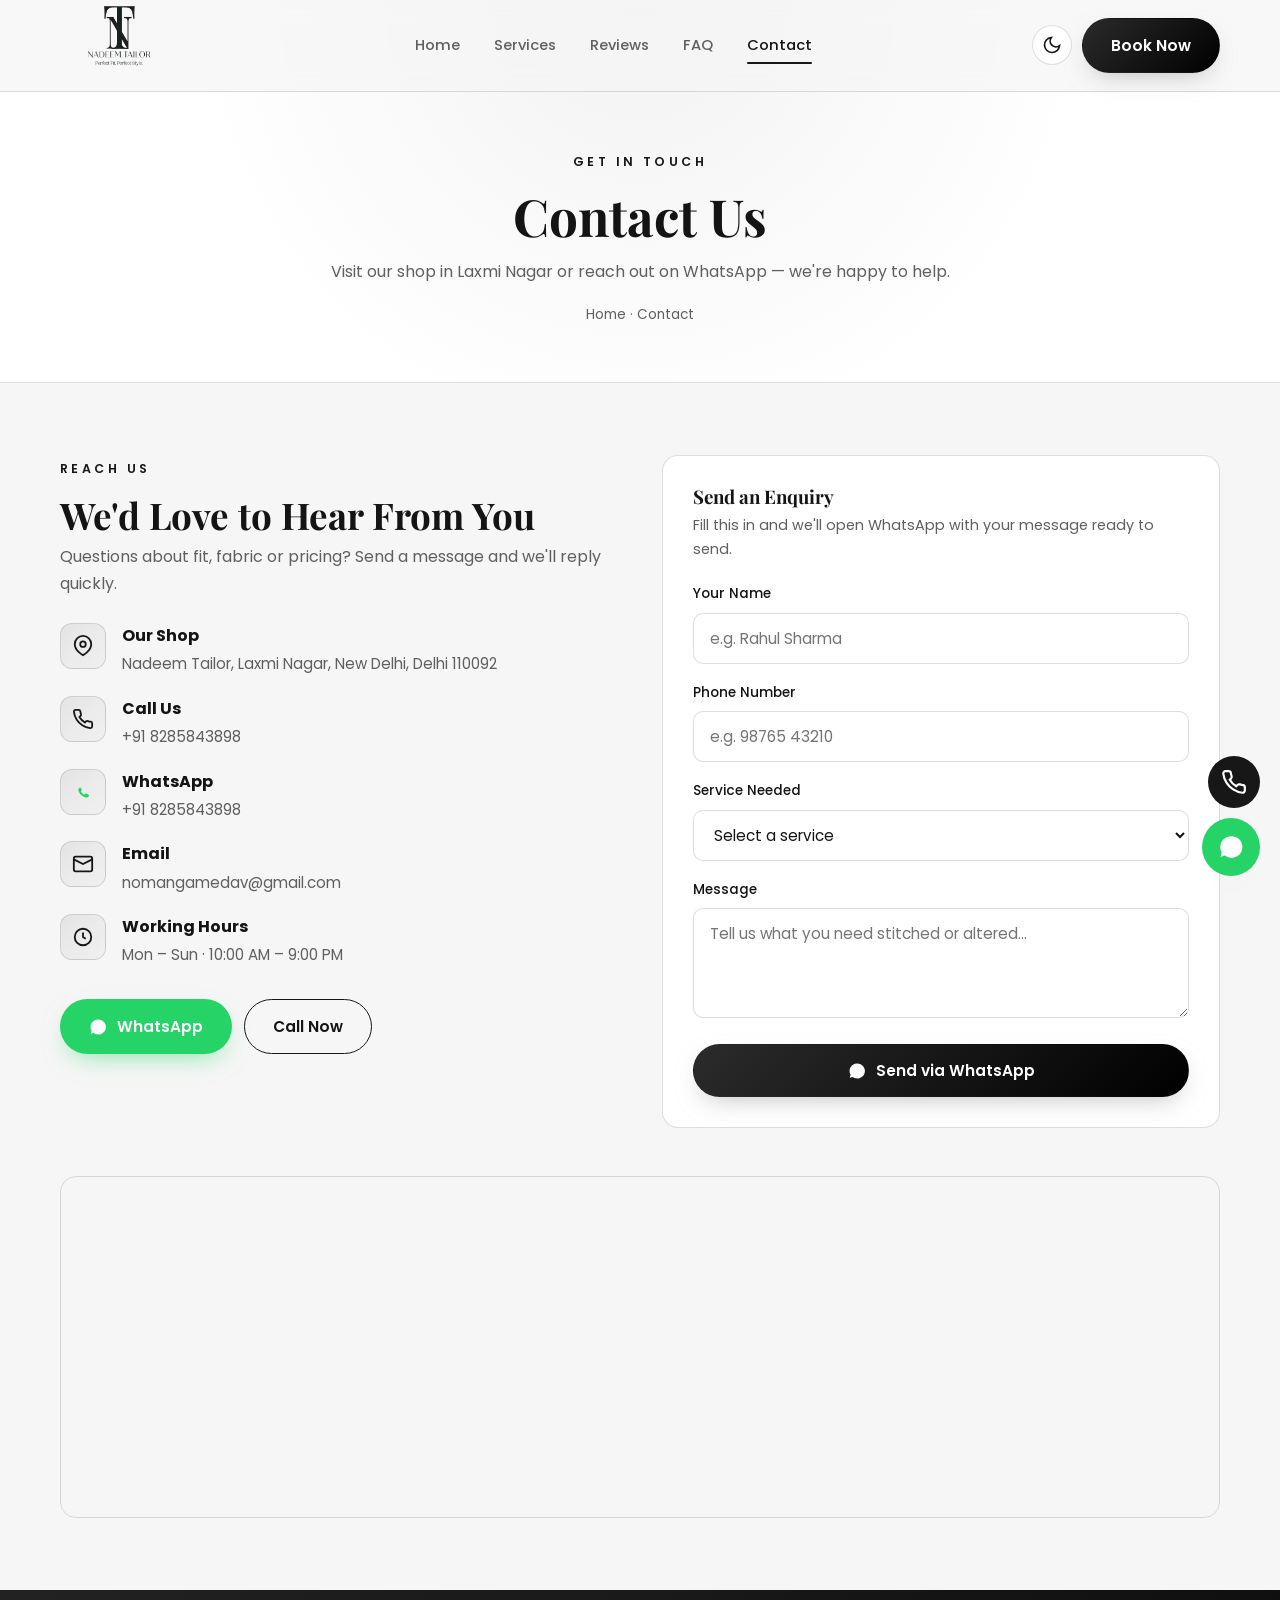
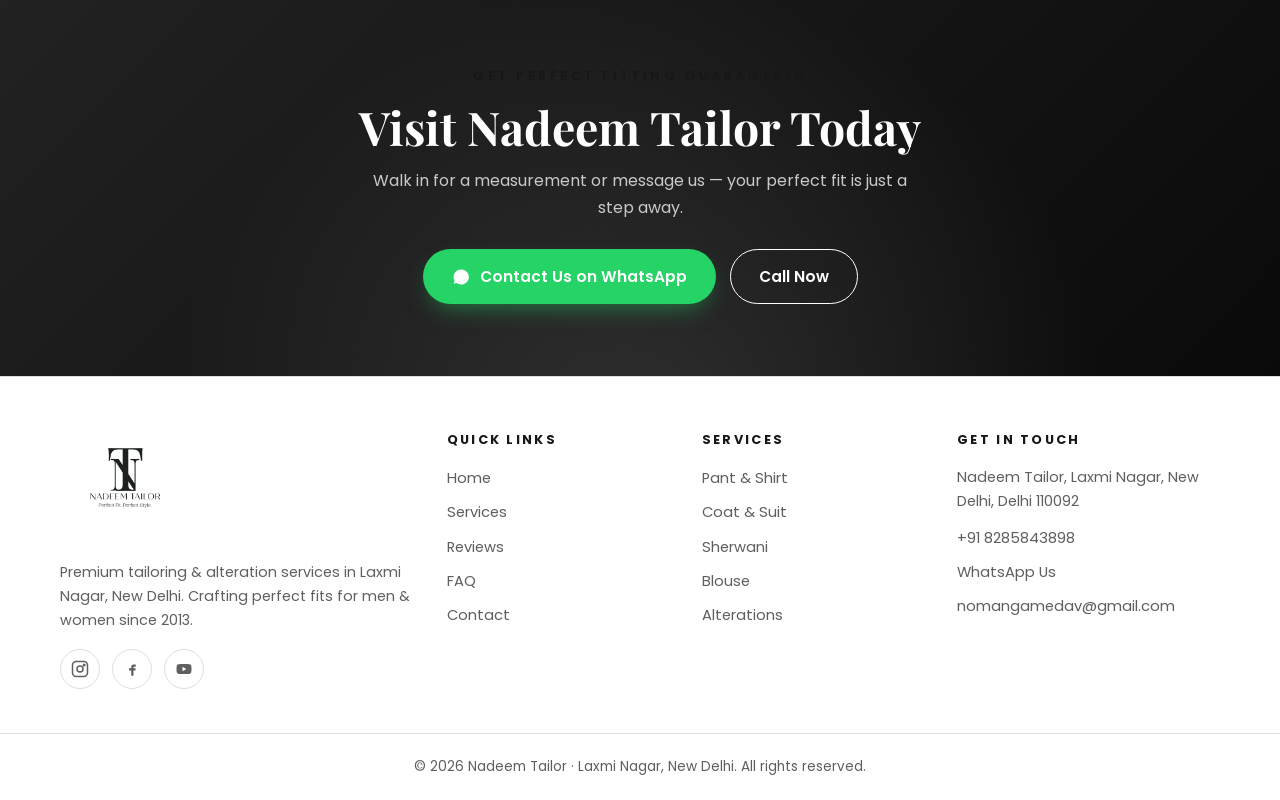
<file: contact.html>
<!DOCTYPE html>
<html lang="en">
<head>
  <meta charset="UTF-8" />
  <meta name="viewport" content="width=device-width, initial-scale=1.0" />
  <title>Contact — Nadeem Tailor | Laxmi Nagar, New Delhi</title>
  <meta name="description" content="Visit or contact Nadeem Tailor in Laxmi Nagar, New Delhi. Call, WhatsApp or send an enquiry. Find us on the map and get perfect fitting today." />
  <meta name="theme-color" content="#0a0a0a" />
  <link rel="canonical" href="contact.html" />
  <link rel="preconnect" href="https://fonts.googleapis.com" />
  <link rel="preconnect" href="https://fonts.gstatic.com" crossorigin />
  <link href="https://fonts.googleapis.com/css2?family=Playfair+Display:ital,wght@0,600;0,700;1,600&family=Poppins:wght@300;400;500;600&display=swap" rel="stylesheet" />
  <link rel="icon" type="image/png" href="logo-black.png" />
  <link rel="icon" type="image/png" href="logo-white.png" media="(prefers-color-scheme: dark)" />
  <link rel="apple-touch-icon" href="logo-black.png" />
  <link rel="stylesheet" href="style.css" />
</head>
<body>
  <header class="header">
    <div class="container nav">
      <a href="index.html" class="brand" aria-label="Nadeem Tailor home"><img class="brand__logo brand__logo--on-light" src="logo-black.png" alt="Nadeem Tailor — Perfect Fit, Perfect Style" /><img class="brand__logo brand__logo--on-dark" src="logo-white.png" alt="Nadeem Tailor — Perfect Fit, Perfect Style" /></a>
      <nav class="nav__links" aria-label="Primary">
        <a href="index.html">Home</a><a href="services.html">Services</a><a href="reviews.html">Reviews</a><a href="faq.html">FAQ</a><a href="contact.html">Contact</a>
      </nav>
      <div class="nav__actions">
        <button class="icon-btn theme-toggle" aria-label="Toggle dark / light theme">
          <svg class="sun" viewBox="0 0 24 24" fill="none" stroke="currentColor" stroke-width="2" stroke-linecap="round"><circle cx="12" cy="12" r="4"/><path d="M12 2v2M12 20v2M4.9 4.9l1.4 1.4M17.7 17.7l1.4 1.4M2 12h2M20 12h2M4.9 19.1l1.4-1.4M17.7 6.3l1.4-1.4"/></svg>
          <svg class="moon" viewBox="0 0 24 24" fill="none" stroke="currentColor" stroke-width="2" stroke-linecap="round"><path d="M21 12.8A9 9 0 1 1 11.2 3a7 7 0 0 0 9.8 9.8z"/></svg>
        </button>
        <a class="btn btn-gold nav__cta" data-whatsapp>Book Now</a>
        <button class="nav__toggle" aria-label="Open menu"><span></span></button>
      </div>
    </div>
  </header>

  <main>
    <section class="page-hero">
      <div class="container">
        <span class="eyebrow">Get in Touch</span>
        <h1>Contact Us</h1>
        <p>Visit our shop in Laxmi Nagar or reach out on WhatsApp — we're happy to help.</p>
        <div class="breadcrumb"><a href="index.html">Home</a> · Contact</div>
      </div>
    </section>

    <section class="section">
      <div class="container contact-grid">
        <!-- LEFT: details -->
        <div class="reveal">
          <span class="eyebrow">Reach Us</span>
          <h2 style="font-size:clamp(1.6rem,4vw,2.3rem);margin-bottom:8px;">We'd Love to Hear From You</h2>
          <p style="color:var(--text-muted);">Questions about fit, fabric or pricing? Send a message and we'll reply quickly.</p>

          <div class="info-list">
            <div class="info-item">
              <div class="info-item__icon"><svg viewBox="0 0 24 24" fill="none" stroke="currentColor" stroke-width="2"><path d="M21 10c0 7-9 12-9 12s-9-5-9-12a9 9 0 0 1 18 0z"/><circle cx="12" cy="10" r="3"/></svg></div>
              <div><strong>Our Shop</strong><span data-address>Laxmi Nagar, New Delhi, Delhi 110092</span></div>
            </div>
            <div class="info-item">
              <div class="info-item__icon"><svg viewBox="0 0 24 24" fill="none" stroke="currentColor" stroke-width="2"><path d="M22 16.9v3a2 2 0 0 1-2.2 2 19.8 19.8 0 0 1-8.6-3.1 19.5 19.5 0 0 1-6-6A19.8 19.8 0 0 1 2.1 4.2 2 2 0 0 1 4.1 2h3a2 2 0 0 1 2 1.7c.1 1 .4 2 .7 2.9a2 2 0 0 1-.5 2.1L8.1 9.9a16 16 0 0 0 6 6l1.2-1.2a2 2 0 0 1 2.1-.5c.9.3 1.9.6 2.9.7a2 2 0 0 1 1.7 2z"/></svg></div>
              <div><strong>Call Us</strong><a data-call data-phone-text>+91 98765 43210</a></div>
            </div>
            <div class="info-item">
              <div class="info-item__icon" style="color:var(--whatsapp);"><svg viewBox="0 0 24 24" fill="currentColor"><path d="M17.5 14.4c-.3-.2-1.7-.8-2-.9-.3-.1-.5-.2-.6.2-.2.3-.7.9-.8 1-.2.2-.3.2-.6.1-1.5-.8-2.5-1.4-3.6-3.2-.3-.5.3-.4.7-1.4.1-.2 0-.3 0-.5s-.6-1.5-.9-2c-.2-.5-.4-.4-.6-.4h-.5c-.2 0-.5.1-.7.3-.3.3-1 .9-1 2.3s1 2.7 1.2 2.9c.1.2 2 3.1 5 4.3 2.8 1.2 2.8.8 3.3.8.5-.1 1.7-.7 1.9-1.3.2-.7.2-1.2.2-1.3-.1-.2-.3-.3-.6-.4z"/></svg></div>
              <div><strong>WhatsApp</strong><a data-whatsapp data-phone-text>+91 98765 43210</a></div>
            </div>
            <div class="info-item">
              <div class="info-item__icon"><svg viewBox="0 0 24 24" fill="none" stroke="currentColor" stroke-width="2"><rect x="2" y="4" width="20" height="16" rx="2"/><path d="m22 7-10 5L2 7"/></svg></div>
              <div><strong>Email</strong><a data-email data-email-text>info@nadeemtailor.com</a></div>
            </div>
            <div class="info-item">
              <div class="info-item__icon"><svg viewBox="0 0 24 24" fill="none" stroke="currentColor" stroke-width="2"><circle cx="12" cy="12" r="9"/><path d="M12 7v5l3 2"/></svg></div>
              <div><strong>Working Hours</strong><span>Mon – Sun · 10:00 AM – 9:00 PM</span></div>
            </div>
          </div>

          <div style="display:flex;gap:12px;flex-wrap:wrap;">
            <a class="btn btn-whatsapp" data-whatsapp><svg viewBox="0 0 24 24" fill="currentColor"><path d="M17.5 14.4c-.3-.2-1.7-.8-2-.9-.3-.1-.5-.2-.6.2-.2.3-.7.9-.8 1-.2.2-.3.2-.6.1-1.5-.8-2.5-1.4-3.6-3.2-.3-.5.3-.4.7-1.4.1-.2 0-.3 0-.5s-.6-1.5-.9-2c-.2-.5-.4-.4-.6-.4h-.5c-.2 0-.5.1-.7.3-.3.3-1 .9-1 2.3s1 2.7 1.2 2.9c.1.2 2 3.1 5 4.3.7.3 1.2.5 1.7.6.7.2 1.3.2 1.8.1.6-.1 1.7-.7 1.9-1.3.2-.7.2-1.2.2-1.3-.1-.2-.3-.3-.6-.4zM12 2a10 10 0 0 0-8.6 15l-1.1 4 4.1-1.1A10 10 0 1 0 12 2z"/></svg>WhatsApp</a>
            <a class="btn btn-outline" data-call>Call Now</a>
          </div>
        </div>

        <!-- RIGHT: form -->
        <div class="reveal">
          <form class="form" id="contactForm">
            <h3>Send an Enquiry</h3>
            <p>Fill this in and we'll open WhatsApp with your message ready to send.</p>
            <div class="field">
              <label for="name">Your Name</label>
              <input type="text" id="name" name="name" placeholder="e.g. Rahul Sharma" required />
            </div>
            <div class="field">
              <label for="phone">Phone Number</label>
              <input type="tel" id="phone" name="phone" placeholder="e.g. 98765 43210" required />
            </div>
            <div class="field">
              <label for="service">Service Needed</label>
              <select id="service" name="service" required>
                <option value="" disabled selected>Select a service</option>
                <option>Pant Stitching</option>
                <option>Shirt Stitching</option>
                <option>Coat &amp; Suit Stitching</option>
                <option>Sherwani Stitching</option>
                <option>Kurta Pajama</option>
                <option>Blouse Stitching</option>
                <option>Alteration Services</option>
                <option>Custom Tailoring</option>
                <option>Other</option>
              </select>
            </div>
            <div class="field">
              <label for="message">Message</label>
              <textarea id="message" name="message" placeholder="Tell us what you need stitched or altered…"></textarea>
            </div>
            <button type="submit" class="btn btn-gold btn-block">
              <svg viewBox="0 0 24 24" fill="currentColor"><path d="M17.5 14.4c-.3-.2-1.7-.8-2-.9-.3-.1-.5-.2-.6.2-.2.3-.7.9-.8 1-.2.2-.3.2-.6.1-1.5-.8-2.5-1.4-3.6-3.2-.3-.5.3-.4.7-1.4.1-.2 0-.3 0-.5s-.6-1.5-.9-2c-.2-.5-.4-.4-.6-.4h-.5c-.2 0-.5.1-.7.3-.3.3-1 .9-1 2.3s1 2.7 1.2 2.9c.1.2 2 3.1 5 4.3.7.3 1.2.5 1.7.6.7.2 1.3.2 1.8.1.6-.1 1.7-.7 1.9-1.3.2-.7.2-1.2.2-1.3-.1-.2-.3-.3-.6-.4zM12 2a10 10 0 0 0-8.6 15l-1.1 4 4.1-1.1A10 10 0 1 0 12 2z"/></svg>
              Send via WhatsApp
            </button>
          </form>
        </div>
      </div>

      <!-- MAP -->
      <div class="container" style="margin-top:48px;">
        <div class="map-embed reveal">
          <iframe data-map title="Nadeem Tailor location" loading="lazy" referrerpolicy="no-referrer-when-downgrade" allowfullscreen></iframe>
        </div>
      </div>
    </section>

    <section class="cta-band">
      <div class="container">
        <span class="eyebrow">Get Perfect Fitting Guaranteed</span>
        <h2>Visit Nadeem Tailor Today</h2>
        <p>Walk in for a measurement or message us — your perfect fit is just a step away.</p>
        <div class="cta-band__btns">
          <a class="btn btn-whatsapp" data-whatsapp><svg viewBox="0 0 24 24" fill="currentColor"><path d="M17.5 14.4c-.3-.2-1.7-.8-2-.9-.3-.1-.5-.2-.6.2-.2.3-.7.9-.8 1-.2.2-.3.2-.6.1-1.5-.8-2.5-1.4-3.6-3.2-.3-.5.3-.4.7-1.4.1-.2 0-.3 0-.5s-.6-1.5-.9-2c-.2-.5-.4-.4-.6-.4h-.5c-.2 0-.5.1-.7.3-.3.3-1 .9-1 2.3s1 2.7 1.2 2.9c.1.2 2 3.1 5 4.3.7.3 1.2.5 1.7.6.7.2 1.3.2 1.8.1.6-.1 1.7-.7 1.9-1.3.2-.7.2-1.2.2-1.3-.1-.2-.3-.3-.6-.4zM12 2a10 10 0 0 0-8.6 15l-1.1 4 4.1-1.1A10 10 0 1 0 12 2z"/></svg>Contact Us on WhatsApp</a>
          <a class="btn btn-outline" data-call style="color:#fff;border-color:#fff;">Call Now</a>
        </div>
      </div>
    </section>
  </main>

  <footer class="footer">
    <div class="container footer__grid">
      <div>
        <a href="index.html" class="brand"><img class="brand__logo brand__logo--on-light" src="logo-black.png" alt="Nadeem Tailor — Perfect Fit, Perfect Style" /><img class="brand__logo brand__logo--on-dark" src="logo-white.png" alt="Nadeem Tailor — Perfect Fit, Perfect Style" /></a>
        <p>Premium tailoring &amp; alteration services in Laxmi Nagar, New Delhi. Crafting perfect fits for men &amp; women since 2013.</p>
        <div class="socials">
          <a data-social="instagram" aria-label="Instagram"><svg viewBox="0 0 24 24" fill="none" stroke="currentColor" stroke-width="2"><rect x="2" y="2" width="20" height="20" rx="5"/><circle cx="12" cy="12" r="4"/><circle cx="17.5" cy="6.5" r="1" fill="currentColor"/></svg></a>
          <a data-social="facebook" aria-label="Facebook"><svg viewBox="0 0 24 24" fill="currentColor"><path d="M14 9h3V6h-3c-2 0-3 1.3-3 3v2H8v3h3v7h3v-7h2.5l.5-3H14V9z"/></svg></a>
          <a data-social="youtube" aria-label="YouTube"><svg viewBox="0 0 24 24" fill="currentColor"><path d="M22 12s0-3-.4-4.4a2.5 2.5 0 0 0-1.8-1.8C18.4 5.4 12 5.4 12 5.4s-6.4 0-7.8.4A2.5 2.5 0 0 0 2.4 7.6C2 9 2 12 2 12s0 3 .4 4.4a2.5 2.5 0 0 0 1.8 1.8c1.4.4 7.8.4 7.8.4s6.4 0 7.8-.4a2.5 2.5 0 0 0 1.8-1.8C22 15 22 12 22 12zM10 15V9l5 3z"/></svg></a>
        </div>
      </div>
      <div><h4>Quick Links</h4><div class="footer__links"><a href="index.html">Home</a><a href="services.html">Services</a><a href="reviews.html">Reviews</a><a href="faq.html">FAQ</a><a href="contact.html">Contact</a></div></div>
      <div><h4>Services</h4><div class="footer__links"><a href="services.html">Pant &amp; Shirt</a><a href="services.html">Coat &amp; Suit</a><a href="services.html">Sherwani</a><a href="services.html">Blouse</a><a href="services.html">Alterations</a></div></div>
      <div><h4>Get in Touch</h4><p style="margin-bottom:12px;" data-address>Laxmi Nagar, New Delhi</p><div class="footer__links"><a data-call data-phone-text>+91 98765 43210</a><a data-whatsapp>WhatsApp Us</a><a data-email data-email-text>info@nadeemtailor.com</a></div></div>
    </div>
    <div class="footer__bottom"><div class="container">© <span data-year>2026</span> Nadeem Tailor · Laxmi Nagar, New Delhi. All rights reserved.</div></div>
  </footer>

  <a class="fab fab-whatsapp" data-whatsapp aria-label="Chat on WhatsApp"><svg viewBox="0 0 24 24" fill="currentColor"><path d="M17.5 14.4c-.3-.2-1.7-.8-2-.9-.3-.1-.5-.2-.6.2-.2.3-.7.9-.8 1-.2.2-.3.2-.6.1-1.5-.8-2.5-1.4-3.6-3.2-.3-.5.3-.4.7-1.4.1-.2 0-.3 0-.5s-.6-1.5-.9-2c-.2-.5-.4-.4-.6-.4h-.5c-.2 0-.5.1-.7.3-.3.3-1 .9-1 2.3s1 2.7 1.2 2.9c.1.2 2 3.1 5 4.3.7.3 1.2.5 1.7.6.7.2 1.3.2 1.8.1.6-.1 1.7-.7 1.9-1.3.2-.7.2-1.2.2-1.3-.1-.2-.3-.3-.6-.4zM12 2a10 10 0 0 0-8.6 15l-1.1 4 4.1-1.1A10 10 0 1 0 12 2z"/></svg></a>
  <a class="fab fab-call" data-call aria-label="Call Nadeem Tailor"><svg viewBox="0 0 24 24" fill="none" stroke="currentColor" stroke-width="2"><path d="M22 16.9v3a2 2 0 0 1-2.2 2 19.8 19.8 0 0 1-8.6-3.1 19.5 19.5 0 0 1-6-6A19.8 19.8 0 0 1 2.1 4.2 2 2 0 0 1 4.1 2h3a2 2 0 0 1 2 1.7c.1 1 .4 2 .7 2.9a2 2 0 0 1-.5 2.1L8.1 9.9a16 16 0 0 0 6 6l1.2-1.2a2 2 0 0 1 2.1-.5c.9.3 1.9.6 2.9.7a2 2 0 0 1 1.7 2z"/></svg></a>
  <button class="fab fab-top" onclick="window.scrollTo({top:0,behavior:'smooth'})" aria-label="Back to top"><svg viewBox="0 0 24 24" fill="none" stroke="currentColor" stroke-width="2"><path d="M12 19V5M5 12l7-7 7 7"/></svg></button>

  <script src="main.js"></script>
</body>
</html>
</file>
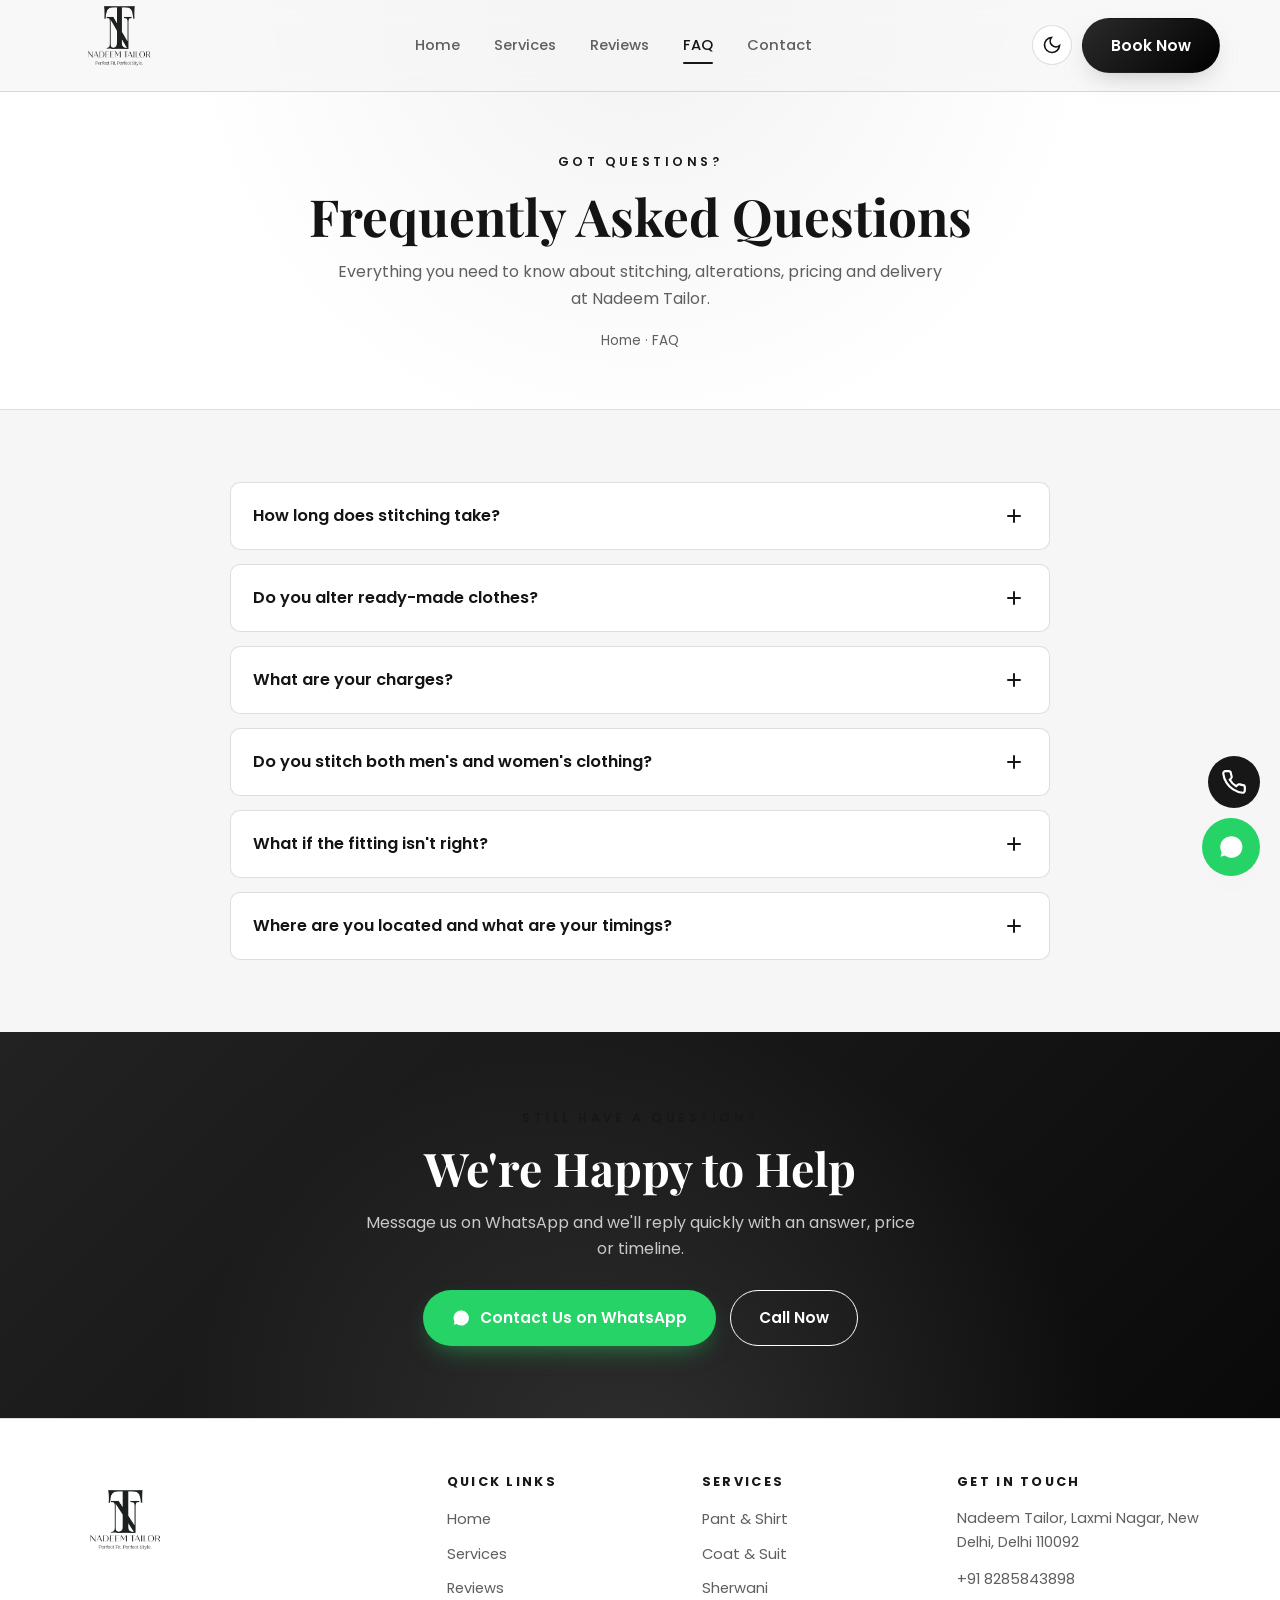
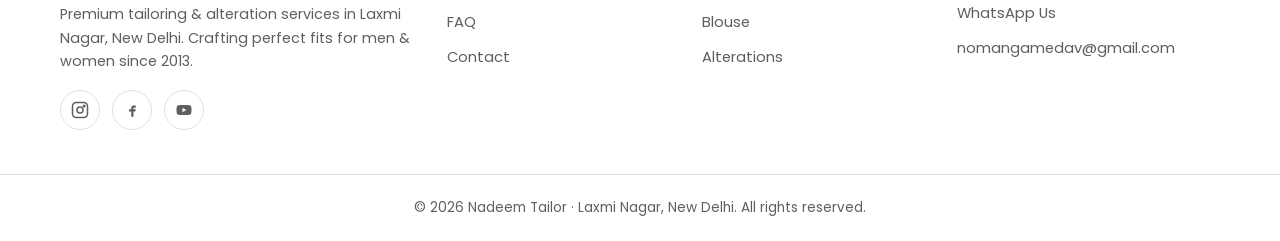
<file: faq.html>
<!DOCTYPE html>
<html lang="en">
<head>
  <meta charset="UTF-8" />
  <meta name="viewport" content="width=device-width, initial-scale=1.0" />
  <title>FAQ — Nadeem Tailor | Common Questions Answered</title>
  <meta name="description" content="Frequently asked questions about Nadeem Tailor — stitching time, pricing, alterations, home pickup, fittings and more. Laxmi Nagar, New Delhi." />
  <meta name="theme-color" content="#0a0a0a" />
  <link rel="canonical" href="faq.html" />
  <link rel="preconnect" href="https://fonts.googleapis.com" />
  <link rel="preconnect" href="https://fonts.gstatic.com" crossorigin />
  <link href="https://fonts.googleapis.com/css2?family=Playfair+Display:ital,wght@0,600;0,700;1,600&family=Poppins:wght@300;400;500;600&display=swap" rel="stylesheet" />
  <link rel="icon" type="image/png" href="logo-black.png" />
  <link rel="icon" type="image/png" href="logo-white.png" media="(prefers-color-scheme: dark)" />
  <link rel="apple-touch-icon" href="logo-black.png" />
  <link rel="stylesheet" href="style.css" />

  <!-- FAQ structured data (SEO) -->
  <script type="application/ld+json">
  {
    "@context": "https://schema.org",
    "@type": "FAQPage",
    "mainEntity": [
      { "@type": "Question", "name": "How long does stitching take?", "acceptedAnswer": { "@type": "Answer", "text": "Most garments are ready in 3–7 days depending on the work. Alterations are often same-day or next-day. Tell us your date and we'll do our best to meet it." } },
      { "@type": "Question", "name": "Do you do alterations for ready-made clothes?", "acceptedAnswer": { "@type": "Answer", "text": "Yes. Fitting, length, taper and repairs for jeans, formal pants, shirts and more. See our rate list for common alteration prices." } },
      { "@type": "Question", "name": "What are your charges?", "acceptedAnswer": { "@type": "Answer", "text": "Alterations start from ₹40. Stitching prices depend on the garment, fabric and design. Message us on WhatsApp for a quick quote." } }
    ]
  }
  </script>
</head>
<body>
  <header class="header">
    <div class="container nav">
      <a href="index.html" class="brand" aria-label="Nadeem Tailor home"><img class="brand__logo brand__logo--on-light" src="logo-black.png" alt="Nadeem Tailor — Perfect Fit, Perfect Style" /><img class="brand__logo brand__logo--on-dark" src="logo-white.png" alt="Nadeem Tailor — Perfect Fit, Perfect Style" /></a>
      <nav class="nav__links" aria-label="Primary">
        <a href="index.html">Home</a><a href="services.html">Services</a><a href="reviews.html">Reviews</a><a href="faq.html">FAQ</a><a href="contact.html">Contact</a>
      </nav>
      <div class="nav__actions">
        <button class="icon-btn theme-toggle" aria-label="Toggle dark / light theme">
          <svg class="sun" viewBox="0 0 24 24" fill="none" stroke="currentColor" stroke-width="2" stroke-linecap="round"><circle cx="12" cy="12" r="4"/><path d="M12 2v2M12 20v2M4.9 4.9l1.4 1.4M17.7 17.7l1.4 1.4M2 12h2M20 12h2M4.9 19.1l1.4-1.4M17.7 6.3l1.4-1.4"/></svg>
          <svg class="moon" viewBox="0 0 24 24" fill="none" stroke="currentColor" stroke-width="2" stroke-linecap="round"><path d="M21 12.8A9 9 0 1 1 11.2 3a7 7 0 0 0 9.8 9.8z"/></svg>
        </button>
        <a class="btn btn-gold nav__cta" data-whatsapp>Book Now</a>
        <button class="nav__toggle" aria-label="Open menu"><span></span></button>
      </div>
    </div>
  </header>

  <main>
    <section class="page-hero">
      <div class="container">
        <span class="eyebrow">Got Questions?</span>
        <h1>Frequently Asked Questions</h1>
        <p>Everything you need to know about stitching, alterations, pricing and delivery at Nadeem Tailor.</p>
        <div class="breadcrumb"><a href="index.html">Home</a> · FAQ</div>
      </div>
    </section>

    <section class="section">
      <div class="container">
        <div class="faq-list">
          <div class="faq-item">
            <button class="faq-q" aria-expanded="false"><span>How long does stitching take?</span><span class="faq-q__icon"></span></button>
            <div class="faq-a"><p>Most garments are ready in <strong>3–7 days</strong> depending on the work and season. Alterations are usually <strong>same-day or next-day</strong>. Have an event coming up? Tell us the date and we'll do our best to deliver on time.</p></div>
          </div>
          <div class="faq-item">
            <button class="faq-q" aria-expanded="false"><span>Do you alter ready-made clothes?</span><span class="faq-q__icon"></span></button>
            <div class="faq-a"><p>Yes — we handle <strong>fitting, length, tapering and repairs</strong> for jeans, formal pants, shirts and more. Check our <a href="services.html">rate list</a> for common alteration prices.</p></div>
          </div>
          <div class="faq-item">
            <button class="faq-q" aria-expanded="false"><span>What are your charges?</span><span class="faq-q__icon"></span></button>
            <div class="faq-a"><p>Alterations start from <strong>₹40</strong> (see the full rate list on the <a href="services.html">Services page</a>). Stitching prices depend on the garment, fabric and design — <a data-whatsapp>message us on WhatsApp</a> for a quick, honest quote.</p></div>
          </div>
          <div class="faq-item">
            <button class="faq-q" aria-expanded="false"><span>Do you stitch both men's and women's clothing?</span><span class="faq-q__icon"></span></button>
            <div class="faq-a"><p>Absolutely. We stitch for the whole family — shirts, pants, suits, sherwani, kurta pajama and blouses. Formal, ethnic, casual and wedding wear.</p></div>
          </div>
          <div class="faq-item">
            <button class="faq-q" aria-expanded="false"><span>What if the fitting isn't right?</span><span class="faq-q__icon"></span></button>
            <div class="faq-a"><p>Your satisfaction comes first. If the fit needs adjusting, we'll <strong>alter it free of charge</strong> until it feels just right on you.</p></div>
          </div>
          <div class="faq-item">
            <button class="faq-q" aria-expanded="false"><span>Where are you located and what are your timings?</span><span class="faq-q__icon"></span></button>
            <div class="faq-a"><p>We're in <span data-address>Laxmi Nagar, New Delhi</span>, open <strong>Mon–Sun, 10:00 AM – 9:00 PM</strong>. Find us on the map on our <a href="contact.html">Contact page</a>.</p></div>
          </div>
        </div>
      </div>
    </section>

    <section class="cta-band">
      <div class="container">
        <span class="eyebrow">Still Have a Question?</span>
        <h2>We're Happy to Help</h2>
        <p>Message us on WhatsApp and we'll reply quickly with an answer, price or timeline.</p>
        <div class="cta-band__btns">
          <a class="btn btn-whatsapp" data-whatsapp><svg viewBox="0 0 24 24" fill="currentColor"><path d="M17.5 14.4c-.3-.2-1.7-.8-2-.9-.3-.1-.5-.2-.6.2-.2.3-.7.9-.8 1-.2.2-.3.2-.6.1-1.5-.8-2.5-1.4-3.6-3.2-.3-.5.3-.4.7-1.4.1-.2 0-.3 0-.5s-.6-1.5-.9-2c-.2-.5-.4-.4-.6-.4h-.5c-.2 0-.5.1-.7.3-.3.3-1 .9-1 2.3s1 2.7 1.2 2.9c.1.2 2 3.1 5 4.3.7.3 1.2.5 1.7.6.7.2 1.3.2 1.8.1.6-.1 1.7-.7 1.9-1.3.2-.7.2-1.2.2-1.3-.1-.2-.3-.3-.6-.4zM12 2a10 10 0 0 0-8.6 15l-1.1 4 4.1-1.1A10 10 0 1 0 12 2z"/></svg>Contact Us on WhatsApp</a>
          <a class="btn btn-outline" data-call style="color:#fff;border-color:#fff;">Call Now</a>
        </div>
      </div>
    </section>
  </main>

  <footer class="footer">
    <div class="container footer__grid">
      <div>
        <a href="index.html" class="brand"><img class="brand__logo brand__logo--on-light" src="logo-black.png" alt="Nadeem Tailor — Perfect Fit, Perfect Style" /><img class="brand__logo brand__logo--on-dark" src="logo-white.png" alt="Nadeem Tailor — Perfect Fit, Perfect Style" /></a>
        <p>Premium tailoring &amp; alteration services in Laxmi Nagar, New Delhi. Crafting perfect fits for men &amp; women since 2013.</p>
        <div class="socials">
          <a data-social="instagram" aria-label="Instagram"><svg viewBox="0 0 24 24" fill="none" stroke="currentColor" stroke-width="2"><rect x="2" y="2" width="20" height="20" rx="5"/><circle cx="12" cy="12" r="4"/><circle cx="17.5" cy="6.5" r="1" fill="currentColor"/></svg></a>
          <a data-social="facebook" aria-label="Facebook"><svg viewBox="0 0 24 24" fill="currentColor"><path d="M14 9h3V6h-3c-2 0-3 1.3-3 3v2H8v3h3v7h3v-7h2.5l.5-3H14V9z"/></svg></a>
          <a data-social="youtube" aria-label="YouTube"><svg viewBox="0 0 24 24" fill="currentColor"><path d="M22 12s0-3-.4-4.4a2.5 2.5 0 0 0-1.8-1.8C18.4 5.4 12 5.4 12 5.4s-6.4 0-7.8.4A2.5 2.5 0 0 0 2.4 7.6C2 9 2 12 2 12s0 3 .4 4.4a2.5 2.5 0 0 0 1.8 1.8c1.4.4 7.8.4 7.8.4s6.4 0 7.8-.4a2.5 2.5 0 0 0 1.8-1.8C22 15 22 12 22 12zM10 15V9l5 3z"/></svg></a>
        </div>
      </div>
      <div><h4>Quick Links</h4><div class="footer__links"><a href="index.html">Home</a><a href="services.html">Services</a><a href="reviews.html">Reviews</a><a href="faq.html">FAQ</a><a href="contact.html">Contact</a></div></div>
      <div><h4>Services</h4><div class="footer__links"><a href="services.html">Pant &amp; Shirt</a><a href="services.html">Coat &amp; Suit</a><a href="services.html">Sherwani</a><a href="services.html">Blouse</a><a href="services.html">Alterations</a></div></div>
      <div><h4>Get in Touch</h4><p style="margin-bottom:12px;" data-address>Laxmi Nagar, New Delhi</p><div class="footer__links"><a data-call data-phone-text>+91 8285843898</a><a data-whatsapp>WhatsApp Us</a><a data-email data-email-text>info@nadeemtailor.com</a></div></div>
    </div>
    <div class="footer__bottom"><div class="container">© <span data-year>2026</span> Nadeem Tailor · Laxmi Nagar, New Delhi. All rights reserved.</div></div>
  </footer>

  <a class="fab fab-whatsapp" data-whatsapp aria-label="Chat on WhatsApp"><svg viewBox="0 0 24 24" fill="currentColor"><path d="M17.5 14.4c-.3-.2-1.7-.8-2-.9-.3-.1-.5-.2-.6.2-.2.3-.7.9-.8 1-.2.2-.3.2-.6.1-1.5-.8-2.5-1.4-3.6-3.2-.3-.5.3-.4.7-1.4.1-.2 0-.3 0-.5s-.6-1.5-.9-2c-.2-.5-.4-.4-.6-.4h-.5c-.2 0-.5.1-.7.3-.3.3-1 .9-1 2.3s1 2.7 1.2 2.9c.1.2 2 3.1 5 4.3.7.3 1.2.5 1.7.6.7.2 1.3.2 1.8.1.6-.1 1.7-.7 1.9-1.3.2-.7.2-1.2.2-1.3-.1-.2-.3-.3-.6-.4zM12 2a10 10 0 0 0-8.6 15l-1.1 4 4.1-1.1A10 10 0 1 0 12 2z"/></svg></a>
  <a class="fab fab-call" data-call aria-label="Call Nadeem Tailor"><svg viewBox="0 0 24 24" fill="none" stroke="currentColor" stroke-width="2"><path d="M22 16.9v3a2 2 0 0 1-2.2 2 19.8 19.8 0 0 1-8.6-3.1 19.5 19.5 0 0 1-6-6A19.8 19.8 0 0 1 2.1 4.2 2 2 0 0 1 4.1 2h3a2 2 0 0 1 2 1.7c.1 1 .4 2 .7 2.9a2 2 0 0 1-.5 2.1L8.1 9.9a16 16 0 0 0 6 6l1.2-1.2a2 2 0 0 1 2.1-.5c.9.3 1.9.6 2.9.7a2 2 0 0 1 1.7 2z"/></svg></a>
  <button class="fab fab-top" onclick="window.scrollTo({top:0,behavior:'smooth'})" aria-label="Back to top"><svg viewBox="0 0 24 24" fill="none" stroke="currentColor" stroke-width="2"><path d="M12 19V5M5 12l7-7 7 7"/></svg></button>

  <script src="main.js"></script>
</body>
</html>
</file>
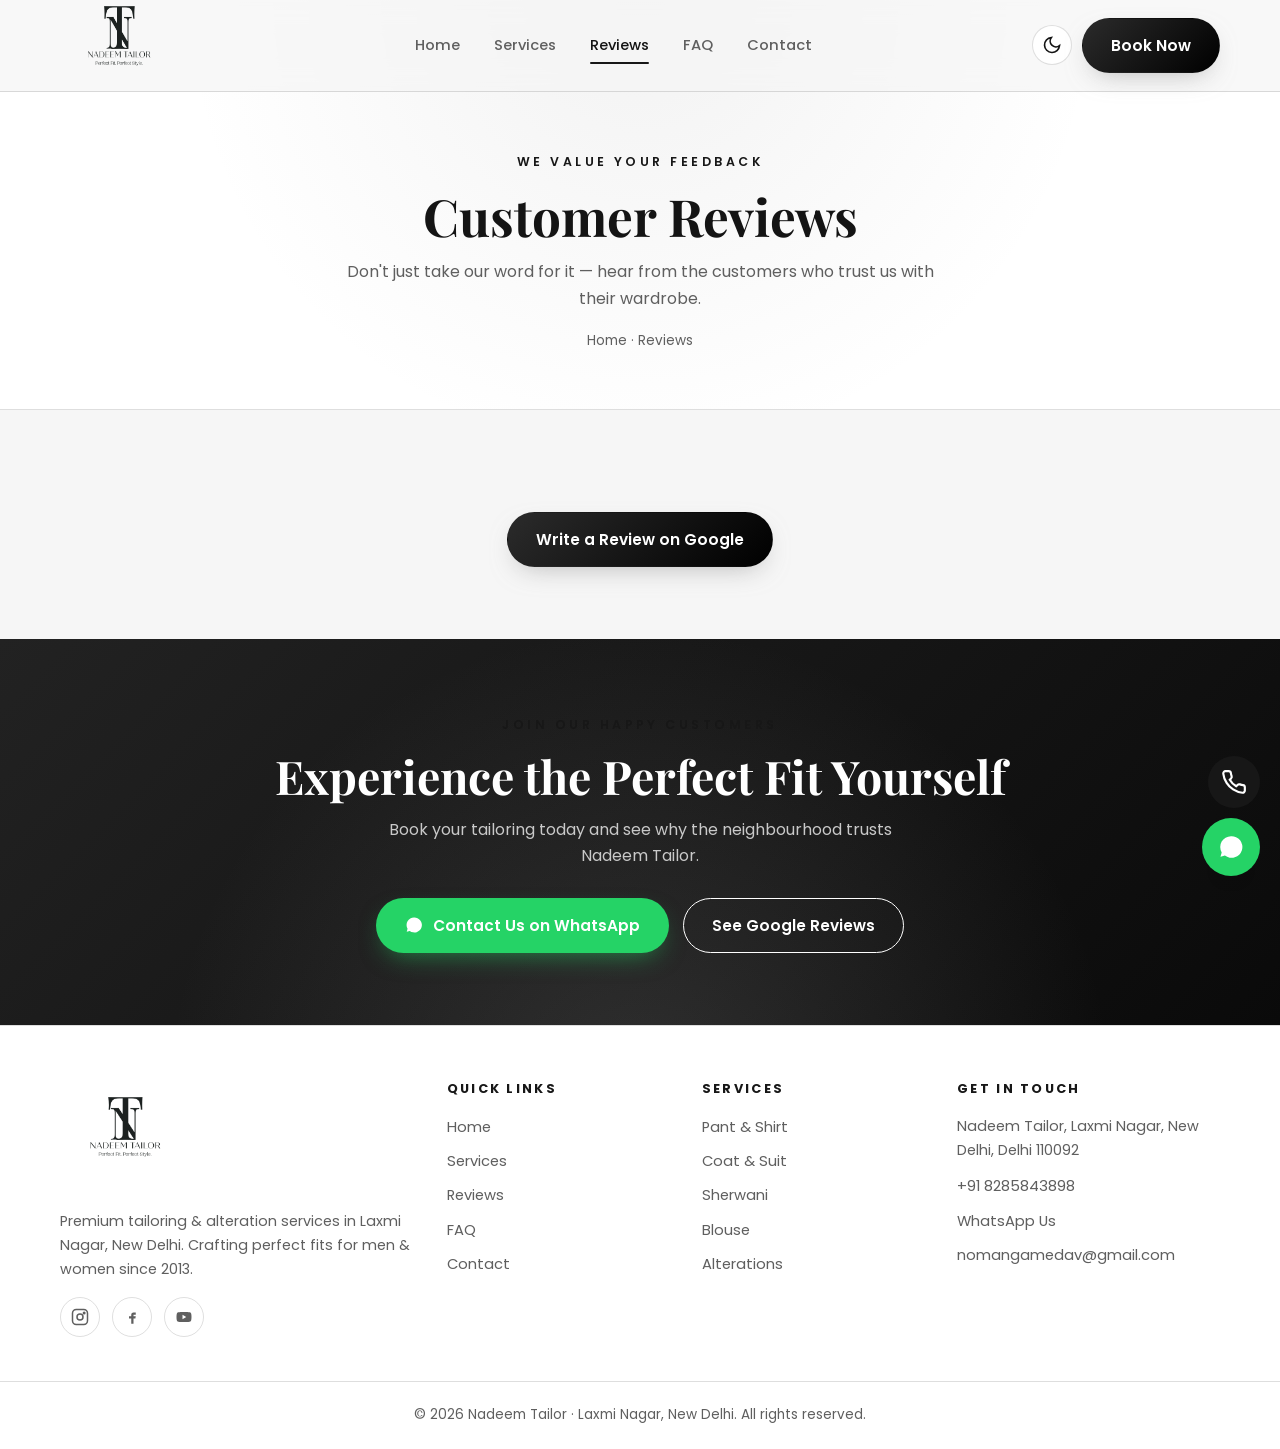
<file: reviews.html>
<!DOCTYPE html>
<html lang="en">
<head>
  <meta charset="UTF-8" />
  <meta name="viewport" content="width=device-width, initial-scale=1.0" />
  <title>Reviews — Nadeem Tailor | Google Reviews &amp; Testimonials</title>
  <meta name="description" content="Read genuine customer reviews and testimonials for Nadeem Tailor, Laxmi Nagar. Rated 4.9★ on Google for fit, quality and service." />
  <meta name="theme-color" content="#0a0a0a" />
  <link rel="canonical" href="reviews.html" />
  <link rel="preconnect" href="https://fonts.googleapis.com" />
  <link rel="preconnect" href="https://fonts.gstatic.com" crossorigin />
  <link href="https://fonts.googleapis.com/css2?family=Playfair+Display:ital,wght@0,600;0,700;1,600&family=Poppins:wght@300;400;500;600&display=swap" rel="stylesheet" />
  <link rel="icon" type="image/png" href="logo-black.png" />
  <link rel="icon" type="image/png" href="logo-white.png" media="(prefers-color-scheme: dark)" />
  <link rel="apple-touch-icon" href="logo-black.png" />
  <link rel="stylesheet" href="style.css" />
</head>
<body>
  <header class="header">
    <div class="container nav">
      <a href="index.html" class="brand" aria-label="Nadeem Tailor home"><img class="brand__logo brand__logo--on-light" src="logo-black.png" alt="Nadeem Tailor — Perfect Fit, Perfect Style" /><img class="brand__logo brand__logo--on-dark" src="logo-white.png" alt="Nadeem Tailor — Perfect Fit, Perfect Style" /></a>
      <nav class="nav__links" aria-label="Primary">
        <a href="index.html">Home</a><a href="services.html">Services</a><a href="reviews.html">Reviews</a><a href="faq.html">FAQ</a><a href="contact.html">Contact</a>
      </nav>
      <div class="nav__actions">
        <button class="icon-btn theme-toggle" aria-label="Toggle dark / light theme">
          <svg class="sun" viewBox="0 0 24 24" fill="none" stroke="currentColor" stroke-width="2" stroke-linecap="round"><circle cx="12" cy="12" r="4"/><path d="M12 2v2M12 20v2M4.9 4.9l1.4 1.4M17.7 17.7l1.4 1.4M2 12h2M20 12h2M4.9 19.1l1.4-1.4M17.7 6.3l1.4-1.4"/></svg>
          <svg class="moon" viewBox="0 0 24 24" fill="none" stroke="currentColor" stroke-width="2" stroke-linecap="round"><path d="M21 12.8A9 9 0 1 1 11.2 3a7 7 0 0 0 9.8 9.8z"/></svg>
        </button>
        <a class="btn btn-gold nav__cta" data-whatsapp>Book Now</a>
        <button class="nav__toggle" aria-label="Open menu"><span></span></button>
      </div>
    </div>
  </header>

  <main>
    <section class="page-hero">
      <div class="container">
        <span class="eyebrow">We Value Your Feedback</span>
        <h1>Customer Reviews</h1>
        <p>Don't just take our word for it — hear from the customers who trust us with their wardrobe.</p>
        <div class="breadcrumb"><a href="index.html">Home</a> · Reviews</div>
      </div>
    </section>

    <section class="section">
      <div class="container">
        <!-- Live Google reviews (Featurable widget) -->
        <div id="featurable-6c5c8a11-7a2c-4b76-910e-c19c03e115e6" data-featurable-async></div>
        <script src="https://cdn.featurable.com/widget/v2/embed.js" defer charset="UTF-8"></script>

        <div class="text-center" style="margin-top:30px;">
          <a class="btn btn-gold" data-reviews>Write a Review on Google</a>
        </div>
      </div>
    </section>

    <section class="cta-band">
      <div class="container">
        <span class="eyebrow">Join Our Happy Customers</span>
        <h2>Experience the Perfect Fit Yourself</h2>
        <p>Book your tailoring today and see why the neighbourhood trusts Nadeem Tailor.</p>
        <div class="cta-band__btns">
          <a class="btn btn-whatsapp" data-whatsapp><svg viewBox="0 0 24 24" fill="currentColor"><path d="M17.5 14.4c-.3-.2-1.7-.8-2-.9-.3-.1-.5-.2-.6.2-.2.3-.7.9-.8 1-.2.2-.3.2-.6.1-1.5-.8-2.5-1.4-3.6-3.2-.3-.5.3-.4.7-1.4.1-.2 0-.3 0-.5s-.6-1.5-.9-2c-.2-.5-.4-.4-.6-.4h-.5c-.2 0-.5.1-.7.3-.3.3-1 .9-1 2.3s1 2.7 1.2 2.9c.1.2 2 3.1 5 4.3.7.3 1.2.5 1.7.6.7.2 1.3.2 1.8.1.6-.1 1.7-.7 1.9-1.3.2-.7.2-1.2.2-1.3-.1-.2-.3-.3-.6-.4zM12 2a10 10 0 0 0-8.6 15l-1.1 4 4.1-1.1A10 10 0 1 0 12 2z"/></svg>Contact Us on WhatsApp</a>
          <a class="btn btn-outline" data-reviews style="color:#fff;border-color:#fff;">See Google Reviews</a>
        </div>
      </div>
    </section>
  </main>

  <footer class="footer">
    <div class="container footer__grid">
      <div>
        <a href="index.html" class="brand"><img class="brand__logo brand__logo--on-light" src="logo-black.png" alt="Nadeem Tailor — Perfect Fit, Perfect Style" /><img class="brand__logo brand__logo--on-dark" src="logo-white.png" alt="Nadeem Tailor — Perfect Fit, Perfect Style" /></a>
        <p>Premium tailoring &amp; alteration services in Laxmi Nagar, New Delhi. Crafting perfect fits for men &amp; women since 2013.</p>
        <div class="socials">
          <a data-social="instagram" aria-label="Instagram"><svg viewBox="0 0 24 24" fill="none" stroke="currentColor" stroke-width="2"><rect x="2" y="2" width="20" height="20" rx="5"/><circle cx="12" cy="12" r="4"/><circle cx="17.5" cy="6.5" r="1" fill="currentColor"/></svg></a>
          <a data-social="facebook" aria-label="Facebook"><svg viewBox="0 0 24 24" fill="currentColor"><path d="M14 9h3V6h-3c-2 0-3 1.3-3 3v2H8v3h3v7h3v-7h2.5l.5-3H14V9z"/></svg></a>
          <a data-social="youtube" aria-label="YouTube"><svg viewBox="0 0 24 24" fill="currentColor"><path d="M22 12s0-3-.4-4.4a2.5 2.5 0 0 0-1.8-1.8C18.4 5.4 12 5.4 12 5.4s-6.4 0-7.8.4A2.5 2.5 0 0 0 2.4 7.6C2 9 2 12 2 12s0 3 .4 4.4a2.5 2.5 0 0 0 1.8 1.8c1.4.4 7.8.4 7.8.4s6.4 0 7.8-.4a2.5 2.5 0 0 0 1.8-1.8C22 15 22 12 22 12zM10 15V9l5 3z"/></svg></a>
        </div>
      </div>
      <div><h4>Quick Links</h4><div class="footer__links"><a href="index.html">Home</a><a href="services.html">Services</a><a href="reviews.html">Reviews</a><a href="faq.html">FAQ</a><a href="contact.html">Contact</a></div></div>
      <div><h4>Services</h4><div class="footer__links"><a href="services.html">Pant &amp; Shirt</a><a href="services.html">Coat &amp; Suit</a><a href="services.html">Sherwani</a><a href="services.html">Blouse</a><a href="services.html">Alterations</a></div></div>
      <div><h4>Get in Touch</h4><p style="margin-bottom:12px;" data-address>Laxmi Nagar, New Delhi</p><div class="footer__links"><a data-call data-phone-text>+91 98765 43210</a><a data-whatsapp>WhatsApp Us</a><a data-email data-email-text>info@nadeemtailor.com</a></div></div>
    </div>
    <div class="footer__bottom"><div class="container">© <span data-year>2026</span> Nadeem Tailor · Laxmi Nagar, New Delhi. All rights reserved.</div></div>
  </footer>

  <a class="fab fab-whatsapp" data-whatsapp aria-label="Chat on WhatsApp"><svg viewBox="0 0 24 24" fill="currentColor"><path d="M17.5 14.4c-.3-.2-1.7-.8-2-.9-.3-.1-.5-.2-.6.2-.2.3-.7.9-.8 1-.2.2-.3.2-.6.1-1.5-.8-2.5-1.4-3.6-3.2-.3-.5.3-.4.7-1.4.1-.2 0-.3 0-.5s-.6-1.5-.9-2c-.2-.5-.4-.4-.6-.4h-.5c-.2 0-.5.1-.7.3-.3.3-1 .9-1 2.3s1 2.7 1.2 2.9c.1.2 2 3.1 5 4.3.7.3 1.2.5 1.7.6.7.2 1.3.2 1.8.1.6-.1 1.7-.7 1.9-1.3.2-.7.2-1.2.2-1.3-.1-.2-.3-.3-.6-.4zM12 2a10 10 0 0 0-8.6 15l-1.1 4 4.1-1.1A10 10 0 1 0 12 2z"/></svg></a>
  <a class="fab fab-call" data-call aria-label="Call Nadeem Tailor"><svg viewBox="0 0 24 24" fill="none" stroke="currentColor" stroke-width="2"><path d="M22 16.9v3a2 2 0 0 1-2.2 2 19.8 19.8 0 0 1-8.6-3.1 19.5 19.5 0 0 1-6-6A19.8 19.8 0 0 1 2.1 4.2 2 2 0 0 1 4.1 2h3a2 2 0 0 1 2 1.7c.1 1 .4 2 .7 2.9a2 2 0 0 1-.5 2.1L8.1 9.9a16 16 0 0 0 6 6l1.2-1.2a2 2 0 0 1 2.1-.5c.9.3 1.9.6 2.9.7a2 2 0 0 1 1.7 2z"/></svg></a>
  <button class="fab fab-top" onclick="window.scrollTo({top:0,behavior:'smooth'})" aria-label="Back to top"><svg viewBox="0 0 24 24" fill="none" stroke="currentColor" stroke-width="2"><path d="M12 19V5M5 12l7-7 7 7"/></svg></button>

  <script src="main.js"></script>
</body>
</html>
</file>
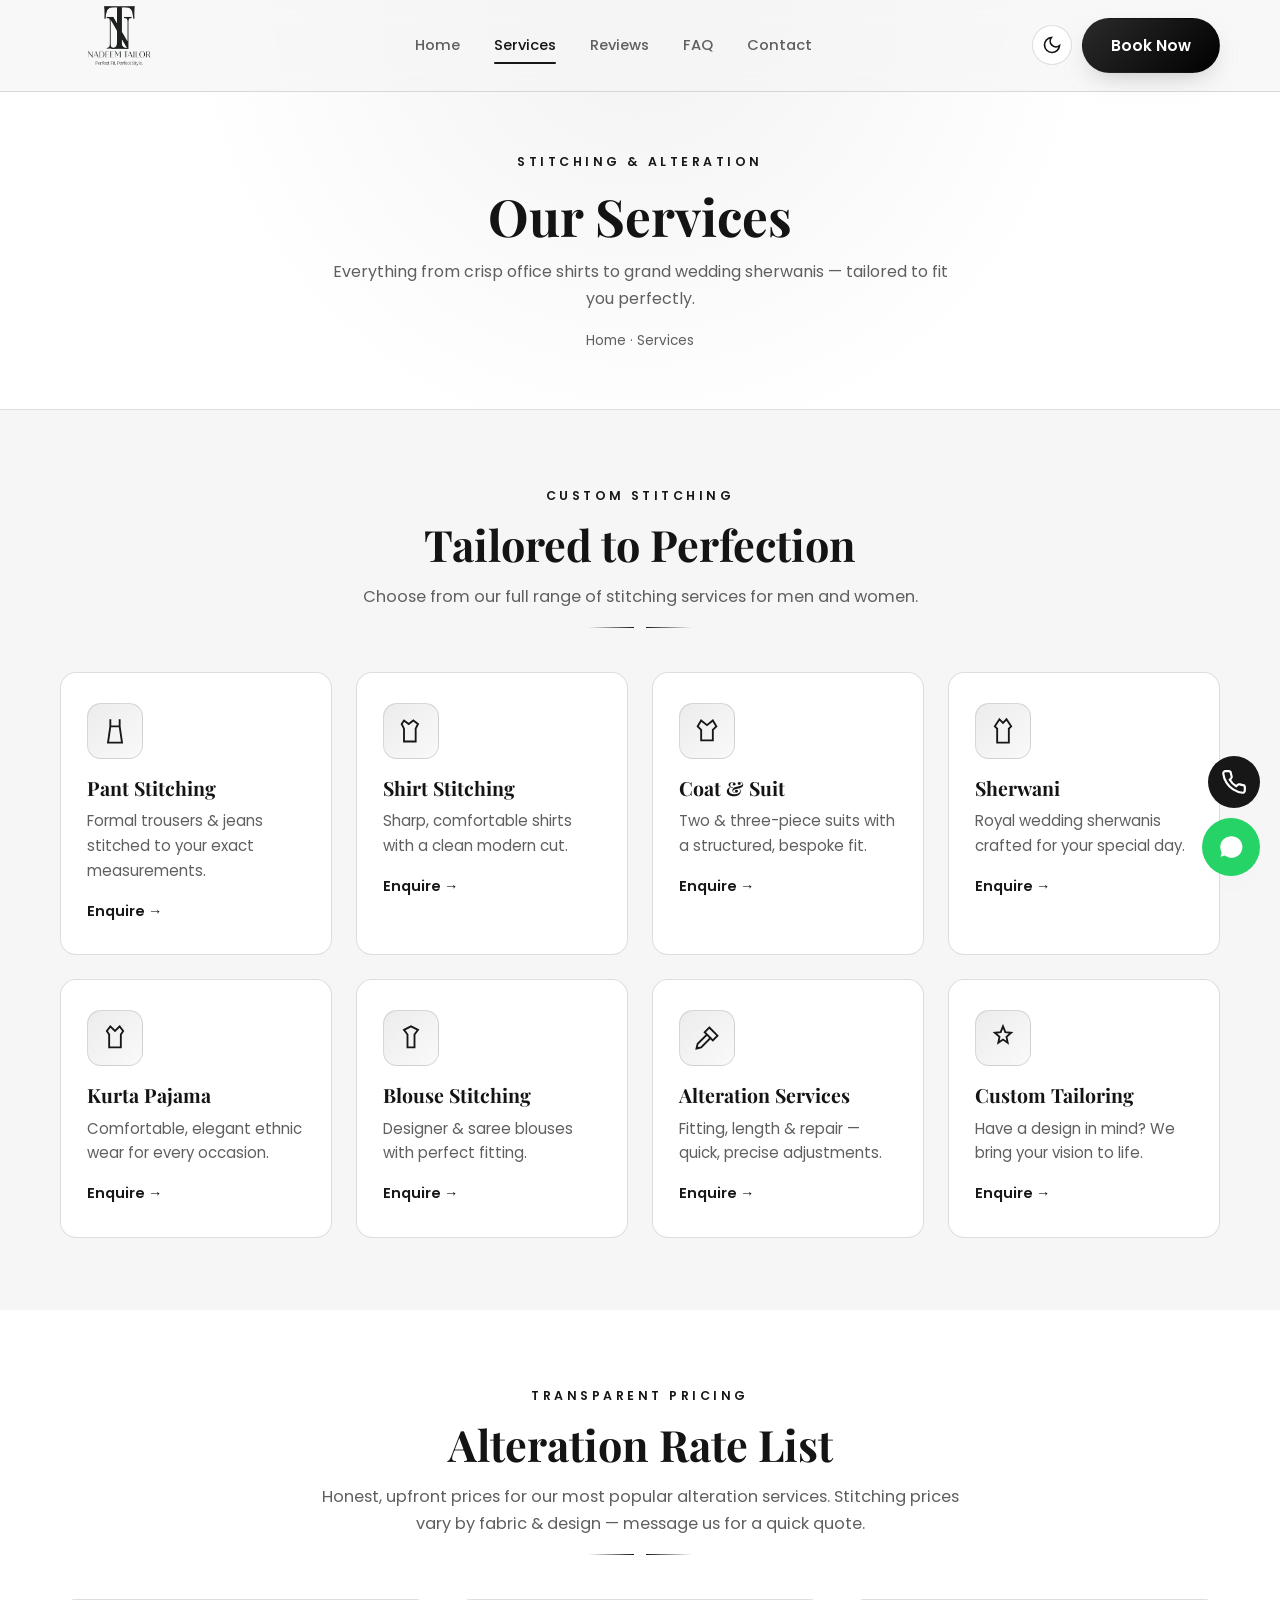
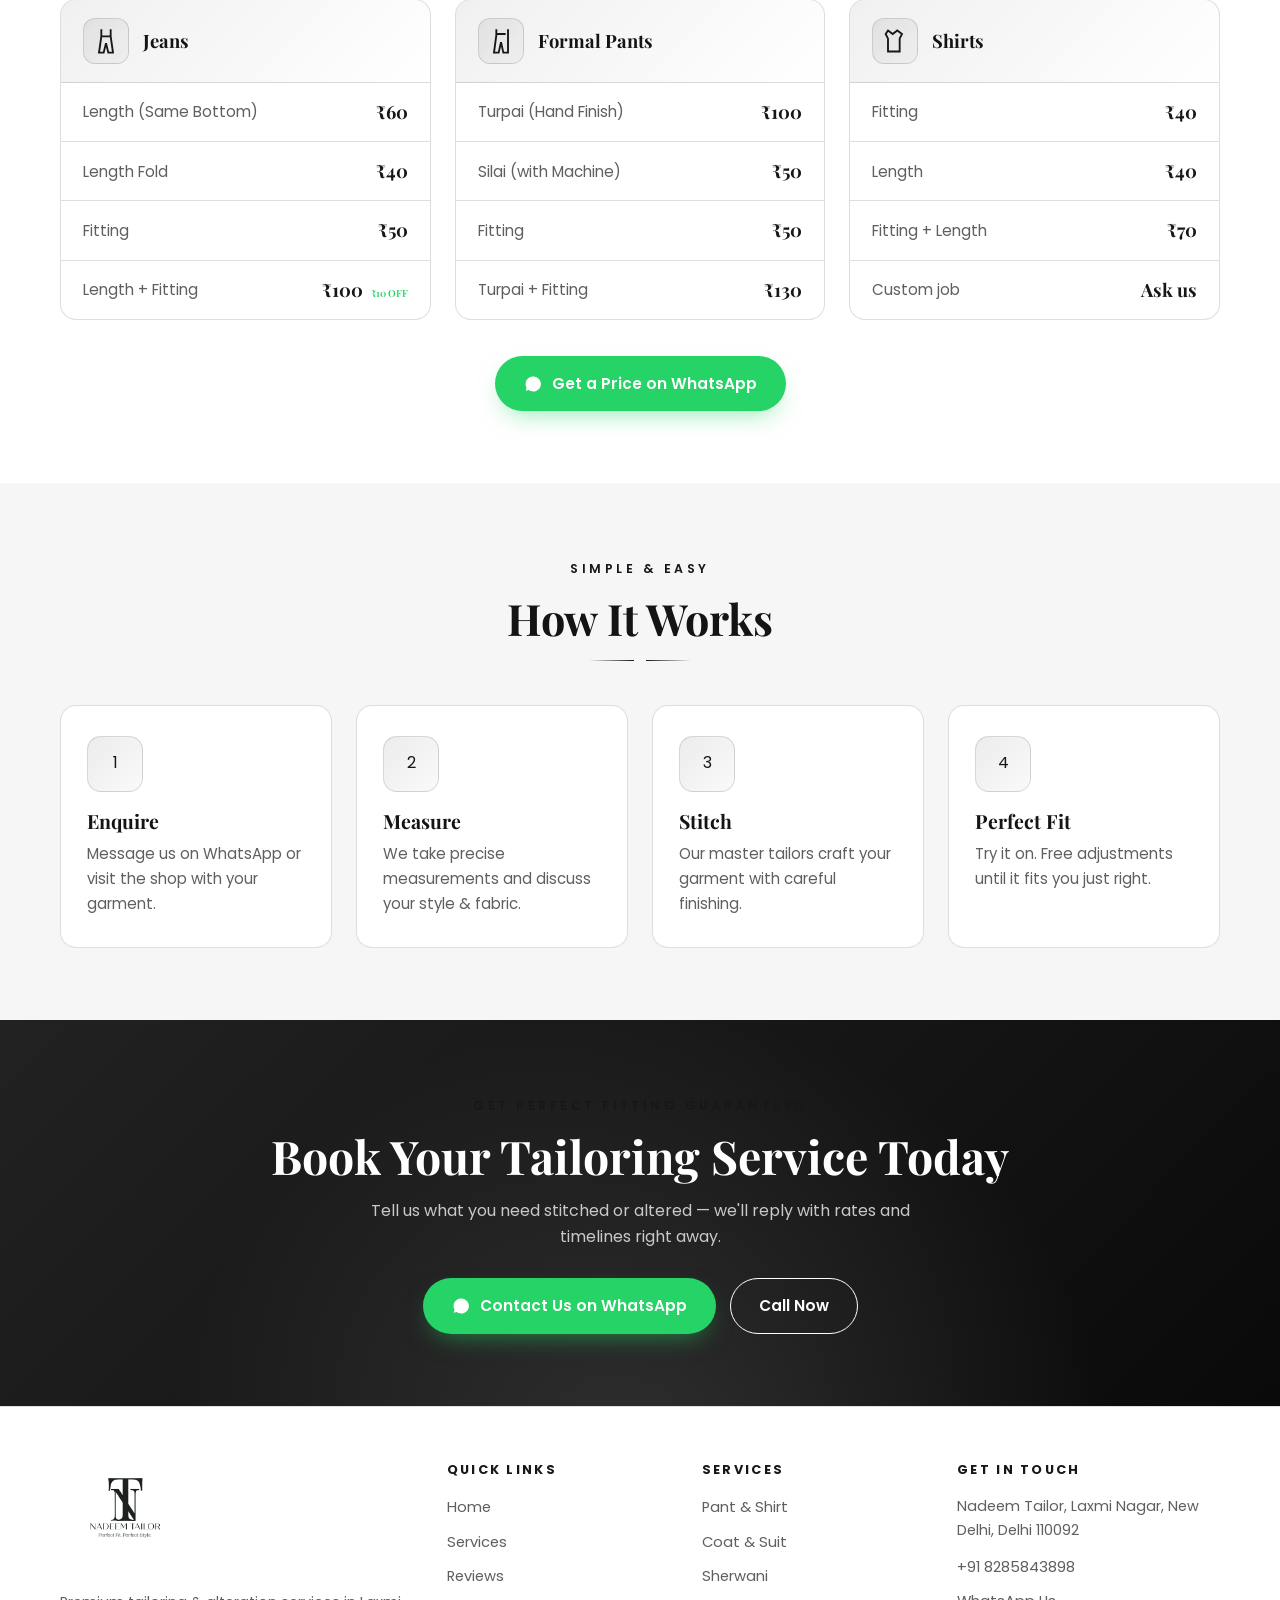
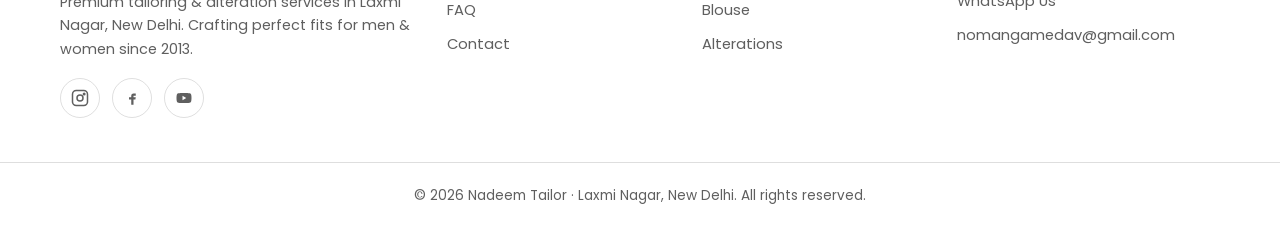
<file: services.html>
<!DOCTYPE html>
<html lang="en">
<head>
  <meta charset="UTF-8" />
  <meta name="viewport" content="width=device-width, initial-scale=1.0" />
  <title>Services &amp; Rate List — Nadeem Tailor | Laxmi Nagar, Delhi</title>
  <meta name="description" content="Tailoring & alteration services at Nadeem Tailor: pant, shirt, coat & suit, sherwani, kurta pajama, blouse stitching, alterations & custom tailoring. See our rate list." />
  <meta name="theme-color" content="#0a0a0a" />
  <link rel="canonical" href="services.html" />
  <link rel="preconnect" href="https://fonts.googleapis.com" />
  <link rel="preconnect" href="https://fonts.gstatic.com" crossorigin />
  <link href="https://fonts.googleapis.com/css2?family=Playfair+Display:ital,wght@0,600;0,700;1,600&family=Poppins:wght@300;400;500;600&display=swap" rel="stylesheet" />
  <link rel="icon" type="image/png" href="logo-black.png" />
  <link rel="icon" type="image/png" href="logo-white.png" media="(prefers-color-scheme: dark)" />
  <link rel="apple-touch-icon" href="logo-black.png" />
  <link rel="stylesheet" href="style.css" />
</head>
<body>
  <header class="header">
    <div class="container nav">
      <a href="index.html" class="brand" aria-label="Nadeem Tailor home"><img class="brand__logo brand__logo--on-light" src="logo-black.png" alt="Nadeem Tailor — Perfect Fit, Perfect Style" /><img class="brand__logo brand__logo--on-dark" src="logo-white.png" alt="Nadeem Tailor — Perfect Fit, Perfect Style" /></a>
      <nav class="nav__links" aria-label="Primary">
        <a href="index.html">Home</a><a href="services.html">Services</a><a href="reviews.html">Reviews</a><a href="faq.html">FAQ</a><a href="contact.html">Contact</a>
      </nav>
      <div class="nav__actions">
        <button class="icon-btn theme-toggle" aria-label="Toggle dark / light theme">
          <svg class="sun" viewBox="0 0 24 24" fill="none" stroke="currentColor" stroke-width="2" stroke-linecap="round"><circle cx="12" cy="12" r="4"/><path d="M12 2v2M12 20v2M4.9 4.9l1.4 1.4M17.7 17.7l1.4 1.4M2 12h2M20 12h2M4.9 19.1l1.4-1.4M17.7 6.3l1.4-1.4"/></svg>
          <svg class="moon" viewBox="0 0 24 24" fill="none" stroke="currentColor" stroke-width="2" stroke-linecap="round"><path d="M21 12.8A9 9 0 1 1 11.2 3a7 7 0 0 0 9.8 9.8z"/></svg>
        </button>
        <a class="btn btn-gold nav__cta" data-whatsapp>Book Now</a>
        <button class="nav__toggle" aria-label="Open menu"><span></span></button>
      </div>
    </div>
  </header>

  <main>
    <section class="page-hero">
      <div class="container">
        <span class="eyebrow">Stitching &amp; Alteration</span>
        <h1>Our Services</h1>
        <p>Everything from crisp office shirts to grand wedding sherwanis — tailored to fit you perfectly.</p>
        <div class="breadcrumb"><a href="index.html">Home</a> · Services</div>
      </div>
    </section>

    <!-- STITCHING SERVICES -->
    <section class="section">
      <div class="container">
        <div class="section-head reveal">
          <span class="eyebrow">Custom Stitching</span>
          <h2>Tailored to Perfection</h2>
          <p>Choose from our full range of stitching services for men and women.</p>
          <div class="flourish"></div>
        </div>
        <div class="grid grid-4">
          <article class="card reveal">
            <div class="card__icon"><svg viewBox="0 0 24 24" fill="none" stroke="currentColor" stroke-width="1.6"><path d="M8 2v6l-2 14h12l-2-14V2M8 8h8"/></svg></div>
            <h3>Pant Stitching</h3><p>Formal trousers &amp; jeans stitched to your exact measurements.</p>
            <a class="card__price" data-whatsapp data-msg="Hello Nadeem Tailor! I want to enquire about Pant Stitching.">Enquire →</a>
          </article>
          <article class="card reveal">
            <div class="card__icon"><svg viewBox="0 0 24 24" fill="none" stroke="currentColor" stroke-width="1.6"><path d="M6 3l4 3 4-3 4 3-2 4v11H6V10L4 6z"/></svg></div>
            <h3>Shirt Stitching</h3><p>Sharp, comfortable shirts with a clean modern cut.</p>
            <a class="card__price" data-whatsapp data-msg="Hello Nadeem Tailor! I want to enquire about Shirt Stitching.">Enquire →</a>
          </article>
          <article class="card reveal">
            <div class="card__icon"><svg viewBox="0 0 24 24" fill="none" stroke="currentColor" stroke-width="1.6"><path d="M7 3l5 4 5-4 3 5-3 3v9H7v-9L4 8z"/></svg></div>
            <h3>Coat &amp; Suit</h3><p>Two &amp; three-piece suits with a structured, bespoke fit.</p>
            <a class="card__price" data-whatsapp data-msg="Hello Nadeem Tailor! I want to enquire about Coat & Suit Stitching.">Enquire →</a>
          </article>
          <article class="card reveal">
            <div class="card__icon"><svg viewBox="0 0 24 24" fill="none" stroke="currentColor" stroke-width="1.6"><path d="M9 2l3 3 3-3 4 6-2 2v12H7V10L5 8z"/></svg></div>
            <h3>Sherwani</h3><p>Royal wedding sherwanis crafted for your special day.</p>
            <a class="card__price" data-whatsapp data-msg="Hello Nadeem Tailor! I want to enquire about Sherwani Stitching.">Enquire →</a>
          </article>
          <article class="card reveal">
            <div class="card__icon"><svg viewBox="0 0 24 24" fill="none" stroke="currentColor" stroke-width="1.6"><path d="M8 2l4 4 4-4 3 4-2 3v11H7V9L5 6z"/></svg></div>
            <h3>Kurta Pajama</h3><p>Comfortable, elegant ethnic wear for every occasion.</p>
            <a class="card__price" data-whatsapp data-msg="Hello Nadeem Tailor! I want to enquire about Kurta Pajama Stitching.">Enquire →</a>
          </article>
          <article class="card reveal">
            <div class="card__icon"><svg viewBox="0 0 24 24" fill="none" stroke="currentColor" stroke-width="1.6"><path d="M6 5l6-3 6 3-3 4v11H9V9z"/></svg></div>
            <h3>Blouse Stitching</h3><p>Designer &amp; saree blouses with perfect fitting.</p>
            <a class="card__price" data-whatsapp data-msg="Hello Nadeem Tailor! I want to enquire about Blouse Stitching.">Enquire →</a>
          </article>
          <article class="card reveal">
            <div class="card__icon"><svg viewBox="0 0 24 24" fill="none" stroke="currentColor" stroke-width="1.6"><path d="M14 3l7 7-4 4-7-7zM3 21l4-1 8-8-3-3-8 8z"/></svg></div>
            <h3>Alteration Services</h3><p>Fitting, length &amp; repair — quick, precise adjustments.</p>
            <a class="card__price" data-whatsapp data-msg="Hello Nadeem Tailor! I want to enquire about Alteration Services.">Enquire →</a>
          </article>
          <article class="card reveal">
            <div class="card__icon"><svg viewBox="0 0 24 24" fill="none" stroke="currentColor" stroke-width="1.6"><path d="M12 2l2 5 5 .5-4 3.5 1 5-4-2.7L8 16l1-5-4-3.5 5-.5z"/></svg></div>
            <h3>Custom Tailoring</h3><p>Have a design in mind? We bring your vision to life.</p>
            <a class="card__price" data-whatsapp data-msg="Hello Nadeem Tailor! I want to enquire about Custom Tailoring.">Enquire →</a>
          </article>
        </div>
      </div>
    </section>

    <!-- RATE LIST (from real PDF) -->
    <section class="section bg-alt">
      <div class="container">
        <div class="section-head reveal">
          <span class="eyebrow">Transparent Pricing</span>
          <h2>Alteration Rate List</h2>
          <p>Honest, upfront prices for our most popular alteration services. Stitching prices vary by fabric &amp; design — message us for a quick quote.</p>
          <div class="flourish"></div>
        </div>

        <div class="grid grid-3">
          <!-- JEANS -->
          <div class="rate reveal">
            <div class="rate__head">
              <div class="card__icon"><svg viewBox="0 0 24 24" fill="none" stroke="currentColor" stroke-width="1.6"><path d="M8 2v6l-2 14h4l2-8 2 8h4l-2-14V2M8 8h8"/></svg></div>
              <h3>Jeans</h3>
            </div>
            <div class="rate__row"><span>Length (Same Bottom)</span><span class="price">₹60</span></div>
            <div class="rate__row"><span>Length Fold</span><span class="price">₹40</span></div>
            <div class="rate__row"><span>Fitting</span><span class="price">₹50</span></div>
            <div class="rate__row"><span>Length + Fitting</span><span class="price">₹100 <small>₹10 OFF</small></span></div>
          </div>

          <!-- FORMAL PANTS -->
          <div class="rate reveal">
            <div class="rate__head">
              <div class="card__icon"><svg viewBox="0 0 24 24" fill="none" stroke="currentColor" stroke-width="1.6"><path d="M8 2v5l-2 15h4l2-9 2 9h4L18 7V2M8 6h8"/></svg></div>
              <h3>Formal Pants</h3>
            </div>
            <div class="rate__row"><span>Turpai (Hand Finish)</span><span class="price">₹100</span></div>
            <div class="rate__row"><span>Silai (with Machine)</span><span class="price">₹50</span></div>
            <div class="rate__row"><span>Fitting</span><span class="price">₹50</span></div>
            <div class="rate__row"><span>Turpai + Fitting</span><span class="price">₹130</span></div>
          </div>

          <!-- SHIRTS -->
          <div class="rate reveal">
            <div class="rate__head">
              <div class="card__icon"><svg viewBox="0 0 24 24" fill="none" stroke="currentColor" stroke-width="1.6"><path d="M6 3l4 3 4-3 4 3-2 4v11H6V10L4 6z"/></svg></div>
              <h3>Shirts</h3>
            </div>
            <div class="rate__row"><span>Fitting</span><span class="price">₹40</span></div>
            <div class="rate__row"><span>Length</span><span class="price">₹40</span></div>
            <div class="rate__row"><span>Fitting + Length</span><span class="price">₹70</span></div>
            <div class="rate__row"><span>Custom job</span><span class="price">Ask us</span></div>
          </div>
        </div>

        <div class="text-center" style="margin-top: 36px;">
          <a class="btn btn-whatsapp" data-whatsapp data-msg="Hello Nadeem Tailor! I'd like a price quote for my garment.">
            <svg viewBox="0 0 24 24" fill="currentColor"><path d="M17.5 14.4c-.3-.2-1.7-.8-2-.9-.3-.1-.5-.2-.6.2-.2.3-.7.9-.8 1-.2.2-.3.2-.6.1-1.5-.8-2.5-1.4-3.6-3.2-.3-.5.3-.4.7-1.4.1-.2 0-.3 0-.5s-.6-1.5-.9-2c-.2-.5-.4-.4-.6-.4h-.5c-.2 0-.5.1-.7.3-.3.3-1 .9-1 2.3s1 2.7 1.2 2.9c.1.2 2 3.1 5 4.3.7.3 1.2.5 1.7.6.7.2 1.3.2 1.8.1.6-.1 1.7-.7 1.9-1.3.2-.7.2-1.2.2-1.3-.1-.2-.3-.3-.6-.4zM12 2a10 10 0 0 0-8.6 15l-1.1 4 4.1-1.1A10 10 0 1 0 12 2z"/></svg>
            Get a Price on WhatsApp
          </a>
        </div>
      </div>
    </section>

    <!-- PROCESS -->
    <section class="section">
      <div class="container">
        <div class="section-head reveal">
          <span class="eyebrow">Simple &amp; Easy</span>
          <h2>How It Works</h2>
          <div class="flourish"></div>
        </div>
        <div class="grid grid-4">
          <article class="card reveal"><div class="card__icon">1</div><h3>Enquire</h3><p>Message us on WhatsApp or visit the shop with your garment.</p></article>
          <article class="card reveal"><div class="card__icon">2</div><h3>Measure</h3><p>We take precise measurements and discuss your style &amp; fabric.</p></article>
          <article class="card reveal"><div class="card__icon">3</div><h3>Stitch</h3><p>Our master tailors craft your garment with careful finishing.</p></article>
          <article class="card reveal"><div class="card__icon">4</div><h3>Perfect Fit</h3><p>Try it on. Free adjustments until it fits you just right.</p></article>
        </div>
      </div>
    </section>

    <section class="cta-band">
      <div class="container">
        <span class="eyebrow">Get Perfect Fitting Guaranteed</span>
        <h2>Book Your Tailoring Service Today</h2>
        <p>Tell us what you need stitched or altered — we'll reply with rates and timelines right away.</p>
        <div class="cta-band__btns">
          <a class="btn btn-whatsapp" data-whatsapp><svg viewBox="0 0 24 24" fill="currentColor"><path d="M17.5 14.4c-.3-.2-1.7-.8-2-.9-.3-.1-.5-.2-.6.2-.2.3-.7.9-.8 1-.2.2-.3.2-.6.1-1.5-.8-2.5-1.4-3.6-3.2-.3-.5.3-.4.7-1.4.1-.2 0-.3 0-.5s-.6-1.5-.9-2c-.2-.5-.4-.4-.6-.4h-.5c-.2 0-.5.1-.7.3-.3.3-1 .9-1 2.3s1 2.7 1.2 2.9c.1.2 2 3.1 5 4.3.7.3 1.2.5 1.7.6.7.2 1.3.2 1.8.1.6-.1 1.7-.7 1.9-1.3.2-.7.2-1.2.2-1.3-.1-.2-.3-.3-.6-.4zM12 2a10 10 0 0 0-8.6 15l-1.1 4 4.1-1.1A10 10 0 1 0 12 2z"/></svg>Contact Us on WhatsApp</a>
          <a class="btn btn-outline" data-call style="color:#fff;border-color:#fff;">Call Now</a>
        </div>
      </div>
    </section>
  </main>

  <footer class="footer">
    <div class="container footer__grid">
      <div>
        <a href="index.html" class="brand"><img class="brand__logo brand__logo--on-light" src="logo-black.png" alt="Nadeem Tailor — Perfect Fit, Perfect Style" /><img class="brand__logo brand__logo--on-dark" src="logo-white.png" alt="Nadeem Tailor — Perfect Fit, Perfect Style" /></a>
        <p>Premium tailoring &amp; alteration services in Laxmi Nagar, New Delhi. Crafting perfect fits for men &amp; women since 2013.</p>
        <div class="socials">
          <a data-social="instagram" aria-label="Instagram"><svg viewBox="0 0 24 24" fill="none" stroke="currentColor" stroke-width="2"><rect x="2" y="2" width="20" height="20" rx="5"/><circle cx="12" cy="12" r="4"/><circle cx="17.5" cy="6.5" r="1" fill="currentColor"/></svg></a>
          <a data-social="facebook" aria-label="Facebook"><svg viewBox="0 0 24 24" fill="currentColor"><path d="M14 9h3V6h-3c-2 0-3 1.3-3 3v2H8v3h3v7h3v-7h2.5l.5-3H14V9z"/></svg></a>
          <a data-social="youtube" aria-label="YouTube"><svg viewBox="0 0 24 24" fill="currentColor"><path d="M22 12s0-3-.4-4.4a2.5 2.5 0 0 0-1.8-1.8C18.4 5.4 12 5.4 12 5.4s-6.4 0-7.8.4A2.5 2.5 0 0 0 2.4 7.6C2 9 2 12 2 12s0 3 .4 4.4a2.5 2.5 0 0 0 1.8 1.8c1.4.4 7.8.4 7.8.4s6.4 0 7.8-.4a2.5 2.5 0 0 0 1.8-1.8C22 15 22 12 22 12zM10 15V9l5 3z"/></svg></a>
        </div>
      </div>
      <div><h4>Quick Links</h4><div class="footer__links"><a href="index.html">Home</a><a href="services.html">Services</a><a href="reviews.html">Reviews</a><a href="faq.html">FAQ</a><a href="contact.html">Contact</a></div></div>
      <div><h4>Services</h4><div class="footer__links"><a href="services.html">Pant &amp; Shirt</a><a href="services.html">Coat &amp; Suit</a><a href="services.html">Sherwani</a><a href="services.html">Blouse</a><a href="services.html">Alterations</a></div></div>
      <div><h4>Get in Touch</h4><p style="margin-bottom:12px;" data-address>Laxmi Nagar, New Delhi</p><div class="footer__links"><a data-call data-phone-text>+91 98765 43210</a><a data-whatsapp>WhatsApp Us</a><a data-email data-email-text>info@nadeemtailor.com</a></div></div>
    </div>
    <div class="footer__bottom"><div class="container">© <span data-year>2026</span> Nadeem Tailor · Laxmi Nagar, New Delhi. All rights reserved.</div></div>
  </footer>

  <a class="fab fab-whatsapp" data-whatsapp aria-label="Chat on WhatsApp"><svg viewBox="0 0 24 24" fill="currentColor"><path d="M17.5 14.4c-.3-.2-1.7-.8-2-.9-.3-.1-.5-.2-.6.2-.2.3-.7.9-.8 1-.2.2-.3.2-.6.1-1.5-.8-2.5-1.4-3.6-3.2-.3-.5.3-.4.7-1.4.1-.2 0-.3 0-.5s-.6-1.5-.9-2c-.2-.5-.4-.4-.6-.4h-.5c-.2 0-.5.1-.7.3-.3.3-1 .9-1 2.3s1 2.7 1.2 2.9c.1.2 2 3.1 5 4.3.7.3 1.2.5 1.7.6.7.2 1.3.2 1.8.1.6-.1 1.7-.7 1.9-1.3.2-.7.2-1.2.2-1.3-.1-.2-.3-.3-.6-.4zM12 2a10 10 0 0 0-8.6 15l-1.1 4 4.1-1.1A10 10 0 1 0 12 2z"/></svg></a>
  <a class="fab fab-call" data-call aria-label="Call Nadeem Tailor"><svg viewBox="0 0 24 24" fill="none" stroke="currentColor" stroke-width="2"><path d="M22 16.9v3a2 2 0 0 1-2.2 2 19.8 19.8 0 0 1-8.6-3.1 19.5 19.5 0 0 1-6-6A19.8 19.8 0 0 1 2.1 4.2 2 2 0 0 1 4.1 2h3a2 2 0 0 1 2 1.7c.1 1 .4 2 .7 2.9a2 2 0 0 1-.5 2.1L8.1 9.9a16 16 0 0 0 6 6l1.2-1.2a2 2 0 0 1 2.1-.5c.9.3 1.9.6 2.9.7a2 2 0 0 1 1.7 2z"/></svg></a>
  <button class="fab fab-top" onclick="window.scrollTo({top:0,behavior:'smooth'})" aria-label="Back to top"><svg viewBox="0 0 24 24" fill="none" stroke="currentColor" stroke-width="2"><path d="M12 19V5M5 12l7-7 7 7"/></svg></button>

  <script src="main.js"></script>
</body>
</html>
</file>
<file: style.css>
/* ==========================================================================
   Nadeem Tailor — Premium Tailoring Website
   Theme: Black · Gold · White  |  Mobile-first, responsive, dark/light
   ========================================================================== */

/* -------------------- Design Tokens -------------------- */
:root {
  /* Monochrome accent — near-white on dark theme (flips to near-black on light) */
  --gold: #f4f4f5;
  --gold-soft: #ffffff;
  --gold-deep: #cfcfcf;
  --on-accent: #0a0a0a;

  /* Dark theme (default) */
  --bg: #0a0a0a;
  --bg-alt: #141414;
  --surface: #1a1a1a;
  --surface-2: #232323;
  --text: #f4f4f5;
  --text-muted: #a8a8a8;
  --border: rgba(255, 255, 255, 0.14);
  --shadow: 0 20px 45px -20px rgba(0, 0, 0, 0.85);
  --hero-overlay: linear-gradient(180deg, rgba(10, 10, 10, 0.55) 0%, rgba(10, 10, 10, 0.92) 100%);

  --whatsapp: #25d366;
  --radius: 16px;
  --radius-sm: 10px;
  --max: 1200px;
  --header-h: 92px;

  --font-head: "Playfair Display", Georgia, serif;
  --font-body: "Poppins", -apple-system, BlinkMacSystemFont, "Segoe UI", sans-serif;

  --t: 0.3s cubic-bezier(0.4, 0, 0.2, 1);
}

[data-theme="light"] {
  --gold: #171717;
  --gold-soft: #2b2b2b;
  --gold-deep: #000000;
  --on-accent: #ffffff;

  --bg: #f6f6f6;
  --bg-alt: #ffffff;
  --surface: #ffffff;
  --surface-2: #efefef;
  --text: #141414;
  --text-muted: #5f5f5f;
  --border: rgba(0, 0, 0, 0.13);
  --shadow: 0 20px 45px -24px rgba(0, 0, 0, 0.22);
  --hero-overlay: linear-gradient(180deg, rgba(10, 10, 10, 0.42) 0%, rgba(10, 10, 10, 0.78) 100%);
}

/* -------------------- Reset -------------------- */
*,
*::before,
*::after { box-sizing: border-box; margin: 0; padding: 0; }

html { scroll-behavior: smooth; -webkit-text-size-adjust: 100%; scroll-padding-top: calc(var(--header-h) + 10px); }

body {
  font-family: var(--font-body);
  background: var(--bg);
  color: var(--text);
  line-height: 1.65;
  overflow-x: hidden;
  transition: background var(--t), color var(--t);
}

img { max-width: 100%; display: block; }
a { color: inherit; text-decoration: none; }
ul { list-style: none; }

h1, h2, h3, h4 { font-family: var(--font-head); font-weight: 700; line-height: 1.15; }

::selection { background: var(--gold); color: var(--on-accent); }

/* -------------------- Utilities -------------------- */
.container { width: 100%; max-width: var(--max); margin: 0 auto; padding: 0 20px; }

.section { padding: 72px 0; }
.section--tight { padding: 48px 0; }
.bg-alt { background: var(--bg-alt); }

.gold { color: var(--gold); }
.text-center { text-align: center; }

.section-head { max-width: 640px; margin: 0 auto 44px; text-align: center; }
.eyebrow {
  display: inline-block;
  font-family: var(--font-body);
  font-size: 0.78rem;
  letter-spacing: 0.28em;
  text-transform: uppercase;
  color: var(--gold);
  margin-bottom: 14px;
  font-weight: 600;
}
.section-head h2 { font-size: clamp(1.8rem, 4.5vw, 2.7rem); margin-bottom: 14px; }
.section-head p { color: var(--text-muted); font-size: 1.02rem; }

/* Gold divider flourish */
.flourish {
  display: flex; align-items: center; justify-content: center; gap: 12px;
  margin: 16px auto 0; color: var(--gold);
}
.flourish::before, .flourish::after {
  content: ""; height: 1px; width: 46px;
  background: linear-gradient(90deg, transparent, var(--gold));
}
.flourish::after { background: linear-gradient(90deg, var(--gold), transparent); }

/* -------------------- Buttons -------------------- */
.btn {
  display: inline-flex; align-items: center; justify-content: center; gap: 10px;
  padding: 14px 28px; min-height: 50px; border-radius: 50px; font-weight: 600; font-size: 0.96rem;
  cursor: pointer; border: 1.5px solid transparent; transition: var(--t);
  font-family: var(--font-body); white-space: nowrap; -webkit-tap-highlight-color: transparent;
}
.btn svg { width: 18px; height: 18px; }
.btn-gold {
  background: linear-gradient(135deg, var(--gold-soft), var(--gold-deep));
  color: var(--on-accent); box-shadow: 0 10px 26px -10px rgba(150, 150, 150,0.65);
}
.btn-gold:hover { transform: translateY(-3px); box-shadow: 0 16px 32px -10px rgba(150, 150, 150,0.75); }
.btn-outline { background: transparent; color: var(--text); border-color: var(--gold); }
.btn-outline:hover { background: var(--gold); color: var(--on-accent); transform: translateY(-3px); }
.btn-whatsapp { background: var(--whatsapp); color: #fff; box-shadow: 0 10px 26px -10px rgba(37, 211, 102, 0.6); }
.btn-whatsapp:hover { transform: translateY(-3px); filter: brightness(1.05); }
.btn-block { width: 100%; }

/* -------------------- Header / Nav -------------------- */
.header {
  position: fixed; inset: 0 0 auto 0; height: var(--header-h); z-index: 100;
  display: flex; align-items: center;
  background: color-mix(in srgb, var(--bg) 70%, transparent);
  backdrop-filter: blur(14px); -webkit-backdrop-filter: blur(14px);
  border-bottom: 1px solid var(--border); transition: var(--t);
}
.header.scrolled { background: color-mix(in srgb, var(--bg) 92%, transparent); box-shadow: var(--shadow); }
.nav { display: flex; align-items: center; justify-content: space-between; width: 100%; }

.brand { display: flex; align-items: center; gap: 12px; }
.brand__mark {
  width: 40px; height: 40px; border-radius: 10px; flex-shrink: 0;
  display: grid; place-items: center; font-family: var(--font-head); font-weight: 700;
  color: var(--on-accent); background: linear-gradient(135deg, var(--gold-soft), var(--gold-deep));
  font-size: 1.15rem; box-shadow: 0 6px 16px -6px rgba(150, 150, 150,0.6);
}
.brand__name { font-family: var(--font-head); font-weight: 700; font-size: 1.2rem; letter-spacing: 0.02em; }
.brand__name span { color: var(--gold); }
.brand__tag { display: block; font-size: 0.62rem; letter-spacing: 0.22em; text-transform: uppercase; color: var(--text-muted); font-family: var(--font-body); }

/* Theme-aware logo images (square logo → scaled up + trimmed whitespace via negative margin) */
.brand__logo { height: 150px; width: auto; display: block; margin: -5px -8px; }
.footer .brand__logo { height: 150px; margin: -20px -10px; }
.brand__logo--on-light { display: none; }   /* black logo — hidden on dark theme */
.brand__logo--on-dark { display: block; }    /* white logo — shown on dark theme */
[data-theme="light"] .brand__logo--on-light { display: block; }
[data-theme="light"] .brand__logo--on-dark { display: none; }
@media (max-width: 640px) {
  .brand__logo { height: 72px; margin: -12px -8px; }
  .footer .brand__logo { height: 140px; margin: -16px -8px; }
}

.nav__links { display: flex; align-items: center; gap: 6px; }
.nav__links a {
  padding: 8px 14px; border-radius: 8px; font-size: 0.92rem; font-weight: 500;
  color: var(--text-muted); transition: var(--t); position: relative;
}
.nav__links a:hover, .nav__links a.active { color: var(--text); }
.nav__links a.active::after {
  content: ""; position: absolute; left: 14px; right: 14px; bottom: 2px; height: 2px;
  background: var(--gold); border-radius: 2px;
}

.nav__actions { display: flex; align-items: center; gap: 10px; }
.icon-btn {
  width: 40px; height: 40px; border-radius: 50%; border: 1px solid var(--border);
  background: var(--surface); color: var(--text); cursor: pointer; display: grid; place-items: center;
  transition: var(--t);
}
.icon-btn:hover { border-color: var(--gold); color: var(--gold); }
.icon-btn svg { width: 20px; height: 20px; }
.theme-toggle .moon { display: none; }
[data-theme="light"] .theme-toggle .sun { display: none; }
[data-theme="light"] .theme-toggle .moon { display: block; }

.nav__cta { display: inline-flex; }

.nav__toggle { display: none; }

/* Mobile nav */
@media (max-width: 900px) {
  .nav__links {
    position: fixed; inset: var(--header-h) 0 auto 0; flex-direction: column; gap: 4px;
    background: var(--bg-alt); border-bottom: 1px solid var(--border); padding: 16px 20px 24px;
    transform: translateY(-120%); transition: transform var(--t); box-shadow: var(--shadow);
    align-items: stretch;
  }
  .nav__links.open { transform: translateY(0); }
  .nav__links a { padding: 12px 8px; font-size: 1rem; border-bottom: 1px solid var(--border); }
  .nav__links a.active::after { display: none; }
  .nav__links a.active { color: var(--gold); }
  .nav__cta { display: none; }
  .nav__toggle {
    display: grid; place-items: center; width: 42px; height: 42px; border-radius: 10px;
    background: var(--surface); border: 1px solid var(--border); cursor: pointer;
  }
  .nav__toggle span { display: block; width: 20px; height: 2px; background: var(--text); border-radius: 2px; transition: var(--t); position: relative; }
  .nav__toggle span::before, .nav__toggle span::after { content: ""; position: absolute; left: 0; width: 20px; height: 2px; background: var(--text); border-radius: 2px; transition: var(--t); }
  .nav__toggle span::before { top: -6px; }
  .nav__toggle span::after { top: 6px; }
  .nav__toggle.open span { background: transparent; }
  .nav__toggle.open span::before { top: 0; transform: rotate(45deg); }
  .nav__toggle.open span::after { top: 0; transform: rotate(-45deg); }
}

/* -------------------- Hero -------------------- */
.hero {
  position: relative; min-height: 92vh; display: flex; align-items: center;
  padding-top: var(--header-h); overflow: hidden;
}
.hero__bg {
  position: absolute; inset: 0; z-index: -2;
  background: url("https://images.unsplash.com/photo-1556905055-8f358a7a47b2?auto=format&fit=crop&w=1600&q=80") center/cover no-repeat;
}
.hero__bg::after { content: ""; position: absolute; inset: 0; background: var(--hero-overlay); }
.hero__glow {
  position: absolute; z-index: -1; width: 520px; height: 520px; border-radius: 50%;
  background: radial-gradient(circle, rgba(150, 150, 150,0.18), transparent 70%);
  top: -120px; right: -120px; filter: blur(20px);
}
.hero__inner { max-width: 720px; }
.hero .eyebrow { animation: fadeUp 0.6s both; }
.hero h1 {
  font-size: clamp(2.4rem, 7vw, 4.4rem); margin-bottom: 20px; animation: fadeUp 0.6s 0.1s both;
}
.hero h1 em { color: var(--gold); font-style: italic; }
.hero p { font-size: clamp(1rem, 2.4vw, 1.22rem); color: #e9e9ec; max-width: 560px; margin-bottom: 32px; animation: fadeUp 0.6s 0.2s both; }
.hero__cta { display: flex; flex-wrap: wrap; gap: 14px; animation: fadeUp 0.6s 0.3s both; }
.hero__stats { display: flex; flex-wrap: wrap; gap: 32px; margin-top: 48px; animation: fadeUp 0.6s 0.4s both; }
.hero__stat strong { display: block; font-family: var(--font-head); font-size: 2rem; color: var(--gold); line-height: 1; }
.hero__stat span { font-size: 0.85rem; color: #cacace; }

@keyframes fadeUp { from { opacity: 0; transform: translateY(24px); } to { opacity: 1; transform: translateY(0); } }

/* -------------------- Home split hero (text + rate list) -------------------- */
.hero-split { padding: calc(var(--header-h) + 46px) 0 60px; background: var(--bg); position: relative; overflow: hidden; }
.hero-split::before {
  content: ""; position: absolute; inset: 0; z-index: 0;
  background: radial-gradient(circle at 15% 0%, rgba(150,150,150,0.10), transparent 55%);
}
.hero-split__grid { position: relative; z-index: 1; display: grid; grid-template-columns: 1.05fr 0.95fr; gap: 48px; align-items: center; }
.hero-split__text { animation: fadeUp 0.6s both; }
.hero-split__text h1 { font-size: clamp(2.1rem, 5vw, 3.7rem); margin: 14px 0 18px; }
.hero-split__text h1 em { font-style: italic; color: var(--gold); }
.hero-split__text > p { color: var(--text-muted); font-size: 1.08rem; line-height: 1.65; max-width: 52ch; margin-bottom: 28px; }
.hero-split__cta { display: flex; flex-wrap: wrap; gap: 12px; margin-bottom: 22px; }
.hero-badge {
  display: inline-flex; align-items: center; gap: 10px; flex-wrap: wrap;
  background: var(--surface); border: 1px solid var(--border); border-radius: 40px; padding: 10px 18px; max-width: 100%;
}
.hero-badge .stars { color: var(--gold); letter-spacing: 1px; font-size: 0.95rem; }
.hero-badge strong { font-weight: 700; }
.hero-badge > span:last-child { color: var(--text-muted); font-size: 0.82rem; }

/* Rate poster card */
.hero-split__card { animation: fadeUp 0.6s 0.15s both; }
.rate-poster {
  background: var(--surface); border: 2px solid var(--text); border-radius: var(--radius);
  overflow: hidden; box-shadow: var(--shadow); max-width: 440px; margin: 0 0 0 auto;
}
.rate-poster__head { text-align: center; padding: 16px; background: var(--text); color: var(--bg); }
.rate-poster__head strong { display: block; font-family: var(--font-head); font-size: 1.5rem; letter-spacing: 0.06em; }
.rate-poster__head span { font-size: 0.68rem; letter-spacing: 0.22em; text-transform: uppercase; opacity: 0.85; }
.rate-poster__title { text-align: center; font-family: var(--font-head); font-size: 1.05rem; letter-spacing: 0.25em; text-transform: uppercase; padding: 10px; border-bottom: 1px solid var(--border); }
.rate-cat__name { font-size: 0.72rem; font-weight: 700; letter-spacing: 0.14em; text-transform: uppercase; color: var(--text-muted); padding: 12px 20px 4px; }
.rate-line { display: flex; align-items: baseline; justify-content: space-between; gap: 14px; padding: 6px 20px; font-size: 0.92rem; }
.rate-line span:first-child { color: var(--text-muted); }
.rate-line span:last-child { font-weight: 700; font-family: var(--font-head); font-size: 1.02rem; white-space: nowrap; }
.rate-cat + .rate-cat { border-top: 1px dashed var(--border); }
.rate-poster__foot { padding: 14px 20px; border-top: 1px solid var(--border); display: flex; flex-direction: column; gap: 8px; }
.rate-poster__foot > span { color: var(--text-muted); font-size: 0.78rem; }
.rate-poster__link { font-weight: 600; color: var(--gold); font-size: 0.9rem; }
.rate-poster__link:hover { text-decoration: underline; }

/* Rate list image on home page */
.rate-img {
  width: 100%; max-width: 460px; height: auto; margin: 0 0 0 auto; display: block;
  border-radius: var(--radius); box-shadow: var(--shadow); border: 1px solid var(--border);
  transition: var(--t);
}
.rate-img:hover { transform: translateY(-4px); }

@media (max-width: 900px) {
  .hero-split__grid { grid-template-columns: 1fr; gap: 34px; }
  .rate-poster, .rate-img { margin: 0 auto; }
}

/* Page hero (inner pages) */
.page-hero {
  position: relative; padding: calc(var(--header-h) + 56px) 0 56px; text-align: center; overflow: hidden;
  background: var(--bg-alt); border-bottom: 1px solid var(--border);
}
.page-hero::before {
  content: ""; position: absolute; inset: 0; z-index: 0;
  background: radial-gradient(circle at 50% 0%, rgba(150, 150, 150,0.12), transparent 60%);
}
.page-hero .container { position: relative; z-index: 1; }
.page-hero h1 { font-size: clamp(2rem, 6vw, 3.2rem); }
.page-hero p { color: var(--text-muted); max-width: 620px; margin: 14px auto 0; }
.breadcrumb { font-size: 0.85rem; color: var(--text-muted); margin-top: 18px; }
.breadcrumb a:hover { color: var(--gold); }

/* -------------------- Trust bar -------------------- */
.trust { border-top: 1px solid var(--border); border-bottom: 1px solid var(--border); background: var(--surface); }
.trust__grid { display: grid; grid-template-columns: repeat(4, 1fr); gap: 20px; padding: 28px 0; text-align: center; }
.trust__item { display: flex; flex-direction: column; align-items: center; gap: 6px; }
.trust__item svg { width: 28px; height: 28px; color: var(--gold); }
.trust__item strong { font-family: var(--font-head); font-size: 1.05rem; }
.trust__item span { font-size: 0.82rem; color: var(--text-muted); }

/* -------------------- Cards / grids -------------------- */
.grid { display: grid; gap: 24px; }
.grid-2 { grid-template-columns: repeat(2, 1fr); }
.grid-3 { grid-template-columns: repeat(3, 1fr); }
.grid-4 { grid-template-columns: repeat(4, 1fr); }

.card {
  background: var(--surface); border: 1px solid var(--border); border-radius: var(--radius);
  padding: 30px 26px; transition: var(--t); position: relative; overflow: hidden;
}
.card::before {
  content: ""; position: absolute; inset: 0 0 auto 0; height: 3px;
  background: linear-gradient(90deg, var(--gold-soft), transparent); transform: scaleX(0);
  transform-origin: left; transition: transform var(--t);
}
.card:hover { transform: translateY(-6px); border-color: var(--gold); box-shadow: var(--shadow); }
.card:hover::before { transform: scaleX(1); }
.card__icon {
  width: 56px; height: 56px; border-radius: 14px; display: grid; place-items: center; margin-bottom: 18px;
  background: linear-gradient(135deg, rgba(150, 150, 150,0.18), rgba(150, 150, 150,0.05));
  border: 1px solid var(--border); color: var(--gold);
}
.card__icon svg { width: 28px; height: 28px; }
.card h3 { font-size: 1.22rem; margin-bottom: 10px; }
.card p { color: var(--text-muted); font-size: 0.94rem; }
.card__price { margin-top: 16px; display: inline-block; font-weight: 600; color: var(--gold); font-size: 0.9rem; }

/* -------------------- About / split -------------------- */
.split { display: grid; grid-template-columns: 1fr 1fr; gap: 56px; align-items: center; }
.split__media { position: relative; }
.split__media img { border-radius: var(--radius); box-shadow: var(--shadow); width: 100%; height: 100%; object-fit: cover; }
.split__media::after {
  content: ""; position: absolute; inset: -14px auto auto -14px; width: 90px; height: 90px;
  border-top: 3px solid var(--gold); border-left: 3px solid var(--gold); border-radius: 8px 0 0 0; z-index: -1;
}
.split__badge {
  position: absolute; right: -18px; bottom: 24px; background: var(--surface); border: 1px solid var(--gold);
  border-radius: var(--radius-sm); padding: 16px 22px; text-align: center; box-shadow: var(--shadow);
}
.split__badge strong { display: block; font-family: var(--font-head); font-size: 2rem; color: var(--gold); line-height: 1; }
.split__badge span { font-size: 0.78rem; color: var(--text-muted); }
.split h2 { font-size: clamp(1.8rem, 4.5vw, 2.6rem); margin-bottom: 16px; }
.split p { color: var(--text-muted); margin-bottom: 16px; }

.feature-list { display: grid; gap: 14px; margin: 22px 0 28px; }
.feature-list li { display: flex; gap: 12px; align-items: flex-start; }
.feature-list svg { width: 22px; height: 22px; color: var(--gold); flex-shrink: 0; margin-top: 2px; }
.feature-list strong { display: block; }
.feature-list span { color: var(--text-muted); font-size: 0.9rem; }

/* -------------------- Rate list (services) -------------------- */
.rate {
  background: var(--surface); border: 1px solid var(--border); border-radius: var(--radius);
  overflow: hidden;
}
.rate__head {
  display: flex; align-items: center; gap: 14px; padding: 18px 22px;
  background: linear-gradient(135deg, rgba(150, 150, 150,0.14), transparent); border-bottom: 1px solid var(--border);
}
.rate__head .card__icon { margin: 0; width: 46px; height: 46px; border-radius: 12px; }
.rate__head h3 { font-size: 1.15rem; }
.rate__row {
  display: flex; align-items: center; justify-content: space-between; gap: 16px;
  padding: 14px 22px; border-bottom: 1px solid var(--border);
}
.rate__row:last-child { border-bottom: none; }
.rate__row span { color: var(--text-muted); font-size: 0.95rem; }
.rate__row .price { color: var(--gold); font-weight: 700; font-family: var(--font-head); font-size: 1.15rem; }
.rate__row .price small { color: var(--whatsapp); font-size: 0.62rem; font-weight: 600; margin-left: 4px; }

/* -------------------- Gallery -------------------- */
.gallery-grid { display: grid; grid-template-columns: repeat(3, 1fr); gap: 16px; }
.gallery-item {
  position: relative; border-radius: var(--radius-sm); overflow: hidden; cursor: pointer;
  aspect-ratio: 4 / 3; border: 1px solid var(--border);
}
.gallery-item img { width: 100%; height: 100%; object-fit: cover; transition: transform 0.5s; }
.gallery-item:hover img { transform: scale(1.08); }
.gallery-item__cap {
  position: absolute; inset: auto 0 0 0; padding: 26px 16px 14px; color: #fff; font-size: 0.9rem; font-weight: 500;
  background: linear-gradient(0deg, rgba(0,0,0,0.85), transparent); opacity: 0; transition: var(--t);
}
.gallery-item:hover .gallery-item__cap { opacity: 1; }
.gallery-item__cap .tag { display: inline-block; font-size: 0.68rem; color: var(--gold); letter-spacing: 0.15em; text-transform: uppercase; }

/* Lightbox */
.lightbox {
  position: fixed; inset: 0; z-index: 200; background: rgba(0, 0, 0, 0.92); display: none;
  align-items: center; justify-content: center; padding: 24px;
}
.lightbox.open { display: flex; }
.lightbox img { max-width: 90vw; max-height: 82vh; border-radius: var(--radius-sm); box-shadow: var(--shadow); }
.lightbox__close { position: absolute; top: 20px; right: 24px; background: none; border: none; color: #fff; font-size: 2.4rem; cursor: pointer; line-height: 1; }
.lightbox__nav { position: absolute; top: 50%; transform: translateY(-50%); background: rgba(255,255,255,0.1); border: none; color: #fff; width: 52px; height: 52px; border-radius: 50%; font-size: 1.6rem; cursor: pointer; transition: var(--t); }
.lightbox__nav:hover { background: var(--gold); color: var(--on-accent); }
.lightbox__nav.prev { left: 20px; }
.lightbox__nav.next { right: 20px; }

.filter-bar { display: flex; flex-wrap: wrap; gap: 10px; justify-content: center; margin-bottom: 34px; }
.filter-bar button {
  padding: 8px 20px; border-radius: 50px; border: 1px solid var(--border); background: var(--surface);
  color: var(--text-muted); cursor: pointer; font-family: var(--font-body); font-size: 0.88rem; transition: var(--t);
}
.filter-bar button:hover { color: var(--text); }
.filter-bar button.active { background: var(--gold); color: var(--on-accent); border-color: var(--gold); font-weight: 600; }

/* -------------------- Reviews -------------------- */
.reviews-top {
  display: flex; flex-wrap: wrap; align-items: center; justify-content: center; gap: 40px;
  background: var(--surface); border: 1px solid var(--border); border-radius: var(--radius);
  padding: 34px; margin-bottom: 44px; text-align: center;
}
.reviews-score strong { font-family: var(--font-head); font-size: 3.4rem; color: var(--gold); line-height: 1; }
.stars { color: var(--gold); letter-spacing: 2px; font-size: 1.1rem; }
.reviews-score span { display: block; color: var(--text-muted); font-size: 0.85rem; margin-top: 6px; }
.google-badge { display: inline-flex; align-items: center; gap: 8px; font-weight: 500; }
.google-badge svg { width: 22px; height: 22px; }

.review-card {
  background: var(--surface); border: 1px solid var(--border); border-radius: var(--radius); padding: 26px;
  display: flex; flex-direction: column; gap: 14px; transition: var(--t);
}
.review-card:hover { border-color: var(--gold); transform: translateY(-4px); }
.review-card .stars { font-size: 1rem; }
.review-card p { color: var(--text); font-size: 0.96rem; }
.review-card__author { display: flex; align-items: center; gap: 12px; margin-top: auto; }
.avatar { width: 44px; height: 44px; border-radius: 50%; display: grid; place-items: center; font-weight: 700; color: var(--on-accent); background: linear-gradient(135deg, var(--gold-soft), var(--gold-deep)); font-family: var(--font-head); }
.review-card__author strong { display: block; font-size: 0.95rem; }
.review-card__author span { font-size: 0.8rem; color: var(--text-muted); }

/* -------------------- Contact -------------------- */
.contact-grid { display: grid; grid-template-columns: 1fr 1fr; gap: 44px; align-items: start; }
.info-list { display: grid; gap: 18px; margin: 26px 0 30px; }
.info-item { display: flex; gap: 16px; align-items: flex-start; }
.info-item__icon { width: 46px; height: 46px; border-radius: 12px; flex-shrink: 0; display: grid; place-items: center; background: linear-gradient(135deg, rgba(150,150,150,0.18), rgba(150,150,150,0.05)); border: 1px solid var(--border); color: var(--gold); }
.info-item__icon svg { width: 22px; height: 22px; }
.info-item strong { display: block; margin-bottom: 2px; }
.info-item a, .info-item span { color: var(--text-muted); font-size: 0.94rem; }
.info-item a:hover { color: var(--gold); }

.form { background: var(--surface); border: 1px solid var(--border); border-radius: var(--radius); padding: 30px; }
.form h3 { margin-bottom: 6px; }
.form > p { color: var(--text-muted); font-size: 0.9rem; margin-bottom: 22px; }
.field { margin-bottom: 18px; }
.field label { display: block; font-size: 0.85rem; margin-bottom: 7px; font-weight: 500; }
.field input, .field select, .field textarea {
  width: 100%; padding: 13px 16px; border-radius: var(--radius-sm); border: 1px solid var(--border);
  background: var(--bg-alt); color: var(--text); font-family: var(--font-body); font-size: 0.95rem; transition: var(--t);
}
.field input:focus, .field select:focus, .field textarea:focus { outline: none; border-color: var(--gold); box-shadow: 0 0 0 3px rgba(150, 150, 150,0.15); }
.field textarea { resize: vertical; min-height: 110px; }

.map-embed { border-radius: var(--radius); overflow: hidden; border: 1px solid var(--border); line-height: 0; }
.map-embed iframe { width: 100%; height: 340px; border: 0; filter: grayscale(0.2); }

/* -------------------- FAQ accordion -------------------- */
.faq-list { max-width: 820px; margin: 0 auto; display: grid; gap: 14px; }
.faq-item {
  background: var(--surface); border: 1px solid var(--border); border-radius: var(--radius-sm);
  overflow: hidden; transition: border-color var(--t);
}
.faq-item.open { border-color: var(--gold); }
.faq-q {
  width: 100%; text-align: left; background: none; border: none; cursor: pointer;
  display: flex; align-items: center; justify-content: space-between; gap: 16px;
  padding: 20px 22px; font-family: var(--font-body); font-size: 1.02rem; font-weight: 600; color: var(--text);
}
.faq-q__icon { flex-shrink: 0; width: 26px; height: 26px; position: relative; transition: transform var(--t); }
.faq-q__icon::before, .faq-q__icon::after {
  content: ""; position: absolute; top: 50%; left: 50%; transform: translate(-50%, -50%);
  background: var(--gold); border-radius: 2px;
}
.faq-q__icon::before { width: 14px; height: 2px; }
.faq-q__icon::after { width: 2px; height: 14px; transition: transform var(--t); }
.faq-item.open .faq-q__icon::after { transform: translate(-50%, -50%) scaleY(0); }
.faq-a { max-height: 0; overflow: hidden; transition: max-height var(--t); }
.faq-item.open .faq-a { max-height: 400px; }
.faq-a p { padding: 0 22px 22px; color: var(--text-muted); font-size: 0.96rem; line-height: 1.65; }

/* -------------------- CTA band -------------------- */
.cta-band {
  position: relative; text-align: center; padding: 72px 0; overflow: hidden;
  background: linear-gradient(135deg, #141414, #0a0a0a);
}
[data-theme="light"] .cta-band { background: linear-gradient(135deg, #222222, #0a0a0a); }
.cta-band::before { content: ""; position: absolute; inset: 0; background: radial-gradient(circle at 50% 120%, rgba(150,150,150,0.22), transparent 60%); }
.cta-band .container { position: relative; }
.cta-band h2 { color: #fff; font-size: clamp(1.8rem, 5vw, 2.9rem); margin-bottom: 14px; }
.cta-band p { color: #c9c9c9; max-width: 560px; margin: 0 auto 28px; }
.cta-band__btns { display: flex; flex-wrap: wrap; gap: 14px; justify-content: center; }

/* -------------------- Footer -------------------- */
.footer { background: var(--bg-alt); border-top: 1px solid var(--border); padding: 56px 0 0; }
.footer__grid { display: grid; grid-template-columns: 1.6fr 1fr 1fr 1.2fr; gap: 36px; }
.footer h4 { font-family: var(--font-body); font-size: 0.8rem; letter-spacing: 0.18em; text-transform: uppercase; color: var(--gold); margin-bottom: 18px; }
.footer p { color: var(--text-muted); font-size: 0.9rem; margin-bottom: 16px; }
.footer__links { display: grid; gap: 10px; }
.footer__links a { color: var(--text-muted); font-size: 0.92rem; transition: var(--t); }
.footer__links a:hover { color: var(--gold); padding-left: 4px; }
.footer .brand { margin-bottom: 18px; }
.socials { display: flex; gap: 12px; }
.socials a { width: 40px; height: 40px; border-radius: 50%; display: grid; place-items: center; border: 1px solid var(--border); color: var(--text-muted); transition: var(--t); }
.socials a:hover { background: var(--gold); color: var(--on-accent); border-color: var(--gold); transform: translateY(-3px); }
.socials svg { width: 18px; height: 18px; }
.footer__bottom { margin-top: 44px; border-top: 1px solid var(--border); padding: 22px 0; text-align: center; color: var(--text-muted); font-size: 0.85rem; }
.footer__bottom a { color: var(--gold); }

/* -------------------- Floating action buttons -------------------- */
.fab { position: fixed; right: 20px; z-index: 90; display: grid; place-items: center; border-radius: 50%; box-shadow: var(--shadow); transition: var(--t); }
.fab svg { width: 26px; height: 26px; }
.fab-whatsapp { bottom: 24px; width: 58px; height: 58px; background: var(--whatsapp); color: #fff; animation: pulse 2.4s infinite; }
.fab-whatsapp:hover { transform: scale(1.08); }
.fab-call { bottom: 92px; width: 52px; height: 52px; background: var(--gold); color: var(--on-accent); }
.fab-call:hover { transform: scale(1.08); }
.fab-top { bottom: 24px; left: 20px; width: 46px; height: 46px; background: var(--surface); color: var(--gold); border: 1px solid var(--border); opacity: 0; pointer-events: none; }
.fab-top.show { opacity: 1; pointer-events: auto; }

@keyframes pulse { 0% { box-shadow: 0 0 0 0 rgba(37, 211, 102, 0.5); } 70% { box-shadow: 0 0 0 16px rgba(37, 211, 102, 0); } 100% { box-shadow: 0 0 0 0 rgba(37, 211, 102, 0); } }

/* -------------------- Scroll reveal -------------------- */
.reveal { opacity: 0; transform: translateY(28px); transition: opacity 0.6s ease, transform 0.6s ease; }
.reveal.in { opacity: 1; transform: translateY(0); }

/* -------------------- Toast -------------------- */
.toast {
  position: fixed; bottom: 30px; left: 50%; transform: translateX(-50%) translateY(120px);
  background: var(--surface); border: 1px solid var(--gold); color: var(--text); padding: 14px 22px;
  border-radius: 50px; box-shadow: var(--shadow); z-index: 300; transition: transform var(--t); font-size: 0.9rem;
}
.toast.show { transform: translateX(-50%) translateY(0); }

/* -------------------- Responsive -------------------- */
@media (max-width: 900px) {
  .split { grid-template-columns: 1fr; gap: 36px; }
  .split__badge { right: 16px; }
  .contact-grid { grid-template-columns: 1fr; gap: 32px; }
  .grid-4 { grid-template-columns: repeat(2, 1fr); }
  .footer__grid { grid-template-columns: 1fr 1fr; gap: 30px; }
  .trust__grid { grid-template-columns: repeat(2, 1fr); gap: 26px; }
}
/* ===== Phone-first polish (≤640px) ===== */
@media (max-width: 640px) {
  :root { --header-h: 78px; }

  /* Phone: drop the slide-down nav overlay (it covered the page like a 2nd bar).
     Keep a clean header: logo → home, Book button, theme toggle. Navigate via footer links. */
  .nav__links, .nav__toggle { display: none !important; }
  .nav__cta { display: inline-flex !important; padding: 10px 18px; min-height: 44px; font-size: 0.85rem; width: auto; }

  .container { padding: 0 16px; }
  .section { padding: 46px 0; }
  .section--tight { padding: 34px 0; }
  .section-head { margin-bottom: 32px; }

  .grid-2, .grid-3, .grid-4 { grid-template-columns: 1fr; }
  .gallery-grid { grid-template-columns: repeat(2, 1fr); gap: 12px; }
  .footer__grid { grid-template-columns: 1fr; gap: 26px; }

  /* Hero — phone typography tuned for readability */
  .hero { min-height: 84vh; }
  .hero .eyebrow { font-size: 0.66rem; letter-spacing: 0.16em; margin-bottom: 12px; }
  .hero h1 { font-size: clamp(2rem, 8.6vw, 2.85rem); line-height: 1.18; letter-spacing: -0.01em; margin-bottom: 16px; }
  .hero p { font-size: 1.03rem; line-height: 1.62; margin-bottom: 26px; max-width: 40ch; }
  .hero__cta { flex-direction: column; }
  .hero__cta .btn { width: 100%; }
  .hero__stats { gap: 18px 30px; margin-top: 34px; }
  .hero__stat strong { font-size: 1.7rem; }
  .hero__stat span { font-size: 0.8rem; }

  /* Buttons full-width read better + tap easier on phones */
  .btn { width: 100%; }
  .nav__cta.btn, .card__price { width: auto; }
  .cta-band__btns, .reviews-top { flex-direction: column; }
  .reviews-top { gap: 20px; }

  /* Cards / sections */
  .card { padding: 24px 20px; }
  .split { gap: 30px; }
  .split__media::after { display: none; }
  .split__badge { right: 12px; bottom: 12px; padding: 12px 16px; }
  .split__badge strong { font-size: 1.6rem; }

  /* Forms — 16px stops iOS auto-zoom on focus */
  .form { padding: 24px 20px; }
  .field input, .field select, .field textarea { font-size: 16px; padding: 14px 16px; }

  /* Contact */
  .info-item__icon { width: 42px; height: 42px; }
  .map-embed iframe { height: 300px; }

  /* Floating buttons — comfortable thumb reach */
  .fab-whatsapp { width: 56px; height: 56px; bottom: 18px; right: 16px; }
  .fab-call { width: 50px; height: 50px; bottom: 84px; right: 16px; }
  .fab-top { left: 16px; bottom: 18px; }

  /* Headings: wrap only at spaces (no ugly mid-word breaks) + balanced lines */
  h1, h2, h3 { overflow-wrap: normal; word-break: normal; text-wrap: balance; hyphens: none; }
  .section-head h2 { font-size: clamp(1.55rem, 6.5vw, 2rem); }
  .section-head p { font-size: 0.98rem; }
  .card h3 { font-size: 1.18rem; }
  .card p { font-size: 0.95rem; line-height: 1.6; }
}

/* Extra-small phones */
@media (max-width: 380px) {
  .hero__stats { gap: 14px 22px; }
  .hero__stat strong { font-size: 1.5rem; }
  .rate__row { padding: 12px 16px; }
  .brand__logo { height: 64px; }
}

/* Reduced motion */
@media (prefers-reduced-motion: reduce) {
  *, *::before, *::after { animation: none !important; transition: none !important; scroll-behavior: auto; }
  .reveal { opacity: 1; transform: none; }
}
</file>
